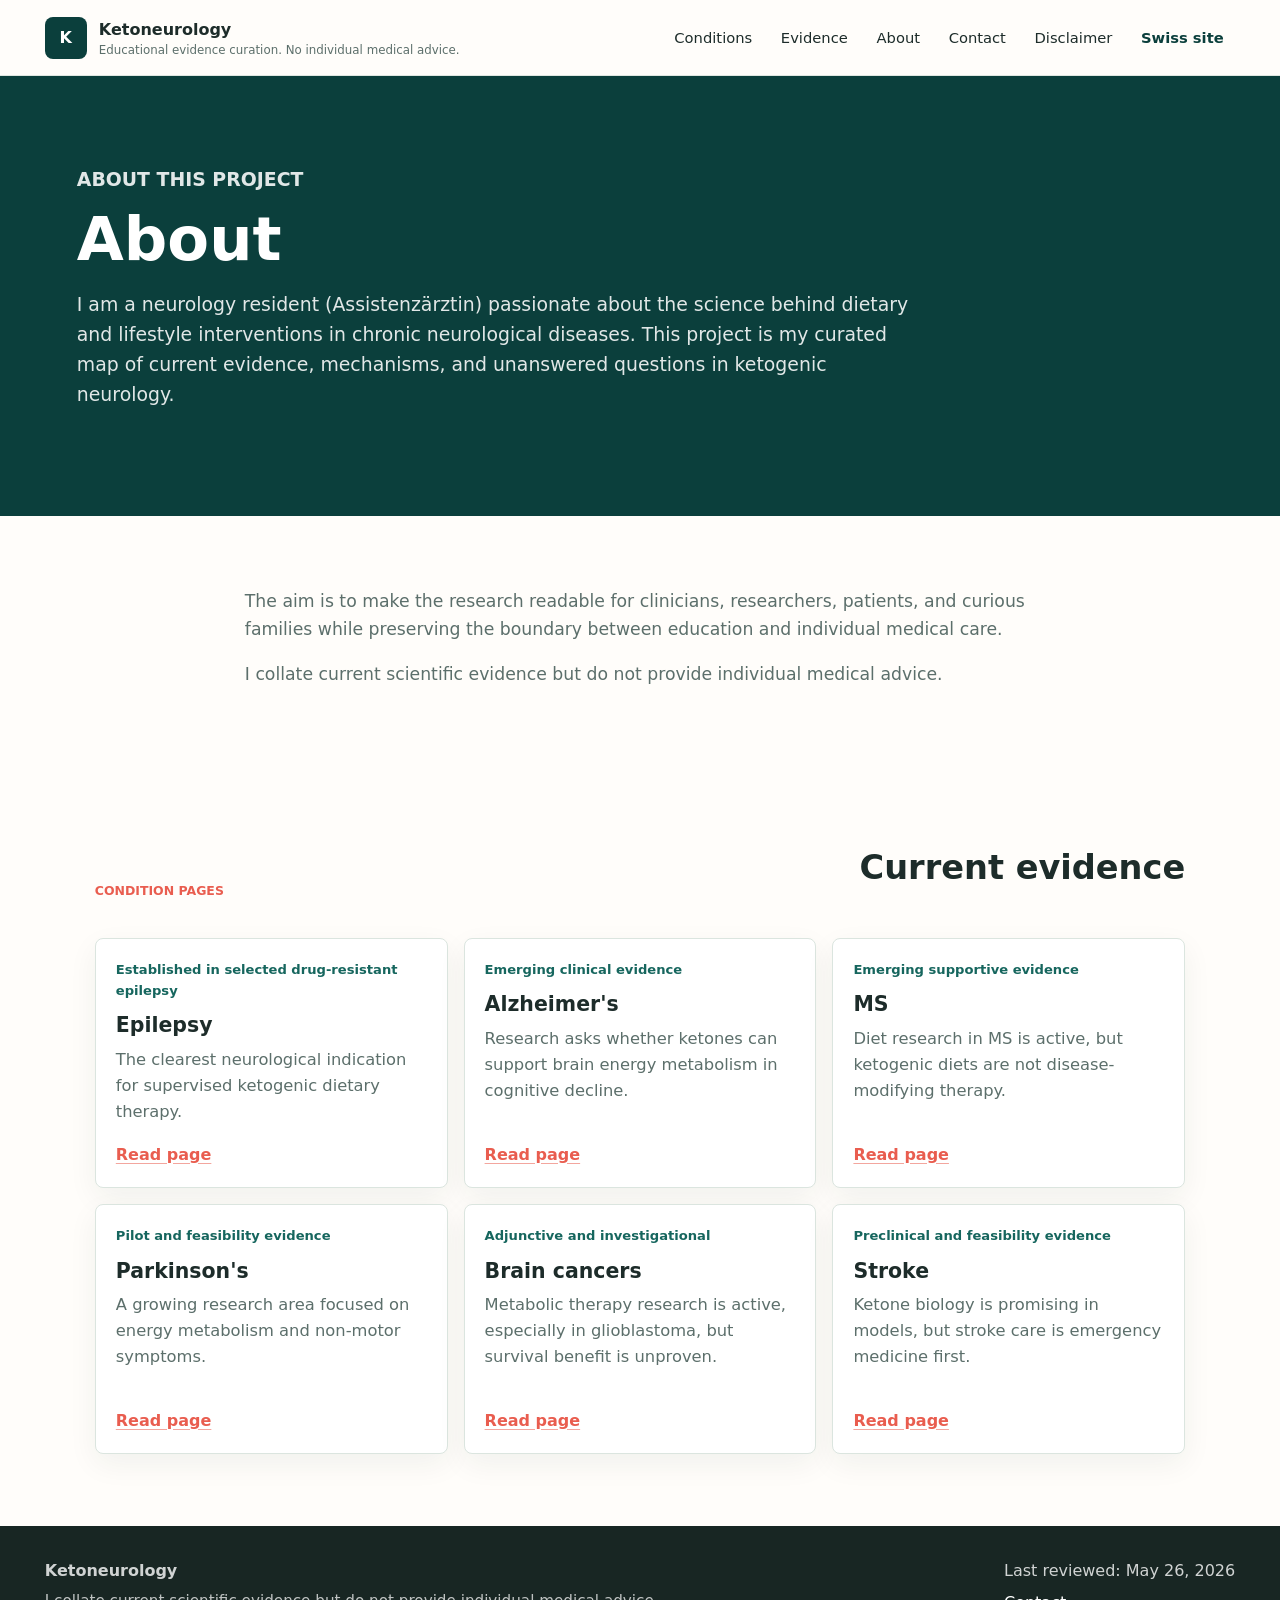
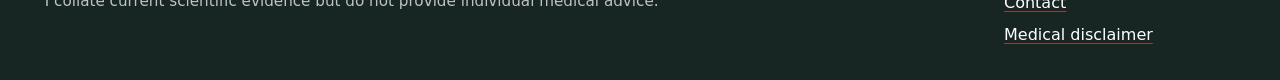
<file: about/index.html>
<!doctype html>
<html lang="en">
  <head>
    <meta charset="utf-8">
    <meta name="viewport" content="width=device-width, initial-scale=1">
    <title>About | Ketoneurology</title>
    <meta name="description" content="I am a neurology resident (Assistenzärztin) passionate about the science behind dietary and lifestyle interventions in chronic neurological diseases. This project is my curated map of current evidence, mechanisms, and unanswered questions in ketogenic neurology.">
    <link rel="canonical" href="https://ketoneurology.com/about/">
    <link rel="alternate" hreflang="en" href="https://ketoneurology.com/about/">
    <link rel="alternate" hreflang="x-default" href="https://ketoneurology.com/about/">
    <meta property="og:title" content="About | Ketoneurology">
    <meta property="og:description" content="I am a neurology resident (Assistenzärztin) passionate about the science behind dietary and lifestyle interventions in chronic neurological diseases. This project is my curated map of current evidence, mechanisms, and unanswered questions in ketogenic neurology.">
    <meta property="og:type" content="website">
    <meta property="og:url" content="https://ketoneurology.com/about/">
    <meta property="og:image" content="https://ketoneurology.com/assets/ketone-neurology-hero.png">
    <link rel="stylesheet" href="../assets/styles.css">
    <script type="application/ld+json">{"@context":"https://schema.org","@type":"WebPage","name":"About","description":"I am a neurology resident (Assistenzärztin) passionate about the science behind dietary and lifestyle interventions in chronic neurological diseases. This project is my curated map of current evidence, mechanisms, and unanswered questions in ketogenic neurology.","url":"https://ketoneurology.com/about/","inLanguage":"en","publisher":{"@type":"Organization","name":"Ketoneurology","url":"https://ketoneurology.com"},"about":"Ketoneurology"}</script>
  </head>
  <body>
    <a class="skip-link" href="#content">Skip to content</a>
    
    <header class="site-header">
      <a class="brand" href="../index.html" aria-label="Ketoneurology home">
        <span class="brand-mark" aria-hidden="true">K</span>
        <span>
          <strong>Ketoneurology</strong>
          <small>Educational evidence curation. No individual medical advice.</small>
        </span>
      </a>
      <button class="nav-toggle" type="button" data-nav-toggle aria-expanded="false" aria-label="Menu">
        <span aria-hidden="true"></span>
      </button>
      <nav class="main-nav" data-nav data-open="false" aria-label="Primary">
        <details class="condition-menu">
          <summary>Conditions</summary>
          <div class="condition-menu-panel"><a href="../epilepsy/index.html">Epilepsy</a><a href="../alzheimers/index.html">Alzheimer&#039;s</a><a href="../multiple-sclerosis/index.html">MS</a><a href="../parkinsons/index.html">Parkinson&#039;s</a><a href="../brain-cancers/index.html">Brain cancers</a><a href="../stroke/index.html">Stroke</a></div>
        </details>
        <a href="../evidence/index.html">Evidence</a>
        <a href="index.html">About</a>
        <a href="../contact/index.html">Contact</a>
        <a href="../disclaimer/index.html">Disclaimer</a>
        <a class="domain-link" href="https://ketoneurologie.ch/de/">Swiss site</a>
        
      </nav>
    </header>
    <main id="content">
      
    <section class="page-hero">
      <div>
        <p class="eyebrow">About this project</p>
        <h1>About</h1>
        <p>I am a neurology resident (Assistenzärztin) passionate about the science behind dietary and lifestyle interventions in chronic neurological diseases. This project is my curated map of current evidence, mechanisms, and unanswered questions in ketogenic neurology.</p>
      </div>
    </section>
    <section class="text-section">
      <p>The aim is to make the research readable for clinicians, researchers, patients, and curious families while preserving the boundary between education and individual medical care.</p>
      <p>I collate current scientific evidence but do not provide individual medical advice.</p>
    </section>
    <section class="condition-grid-section">
      <div class="section-heading">
        <p class="eyebrow">Condition pages</p>
        <h2>Current evidence</h2>
      </div>
      <div class="condition-grid">
        <article class="condition-card">
          <span>Established in selected drug-resistant epilepsy</span>
          <h3>Epilepsy</h3>
          <p>The clearest neurological indication for supervised ketogenic dietary therapy.</p>
          <a href="../epilepsy/index.html">Read page</a>
        </article>
        <article class="condition-card">
          <span>Emerging clinical evidence</span>
          <h3>Alzheimer&#039;s</h3>
          <p>Research asks whether ketones can support brain energy metabolism in cognitive decline.</p>
          <a href="../alzheimers/index.html">Read page</a>
        </article>
        <article class="condition-card">
          <span>Emerging supportive evidence</span>
          <h3>MS</h3>
          <p>Diet research in MS is active, but ketogenic diets are not disease-modifying therapy.</p>
          <a href="../multiple-sclerosis/index.html">Read page</a>
        </article>
        <article class="condition-card">
          <span>Pilot and feasibility evidence</span>
          <h3>Parkinson&#039;s</h3>
          <p>A growing research area focused on energy metabolism and non-motor symptoms.</p>
          <a href="../parkinsons/index.html">Read page</a>
        </article>
        <article class="condition-card">
          <span>Adjunctive and investigational</span>
          <h3>Brain cancers</h3>
          <p>Metabolic therapy research is active, especially in glioblastoma, but survival benefit is unproven.</p>
          <a href="../brain-cancers/index.html">Read page</a>
        </article>
        <article class="condition-card">
          <span>Preclinical and feasibility evidence</span>
          <h3>Stroke</h3>
          <p>Ketone biology is promising in models, but stroke care is emergency medicine first.</p>
          <a href="../stroke/index.html">Read page</a>
        </article></div>
    </section>
    </main>
    
    <footer class="site-footer">
      <div>
        <strong>Ketoneurology</strong>
        <p>I collate current scientific evidence but do not provide individual medical advice.</p>
      </div>
      <div>
        <span>Last reviewed: May 26, 2026</span>
        <a href="../contact/index.html">Contact</a>
        <a href="../disclaimer/index.html">Medical disclaimer</a>
      </div>
    </footer>
    <script src="../assets/site.js" defer></script>
    <!-- Cloudflare Web Analytics -->
    <script type="module" src="https://static.cloudflareinsights.com/beacon.min.js" data-cf-beacon='{"token":"18862752d2dc49919b27672a038da9ef"}'></script>
    <!-- End Cloudflare Web Analytics -->
  </body>
</html>
</file>
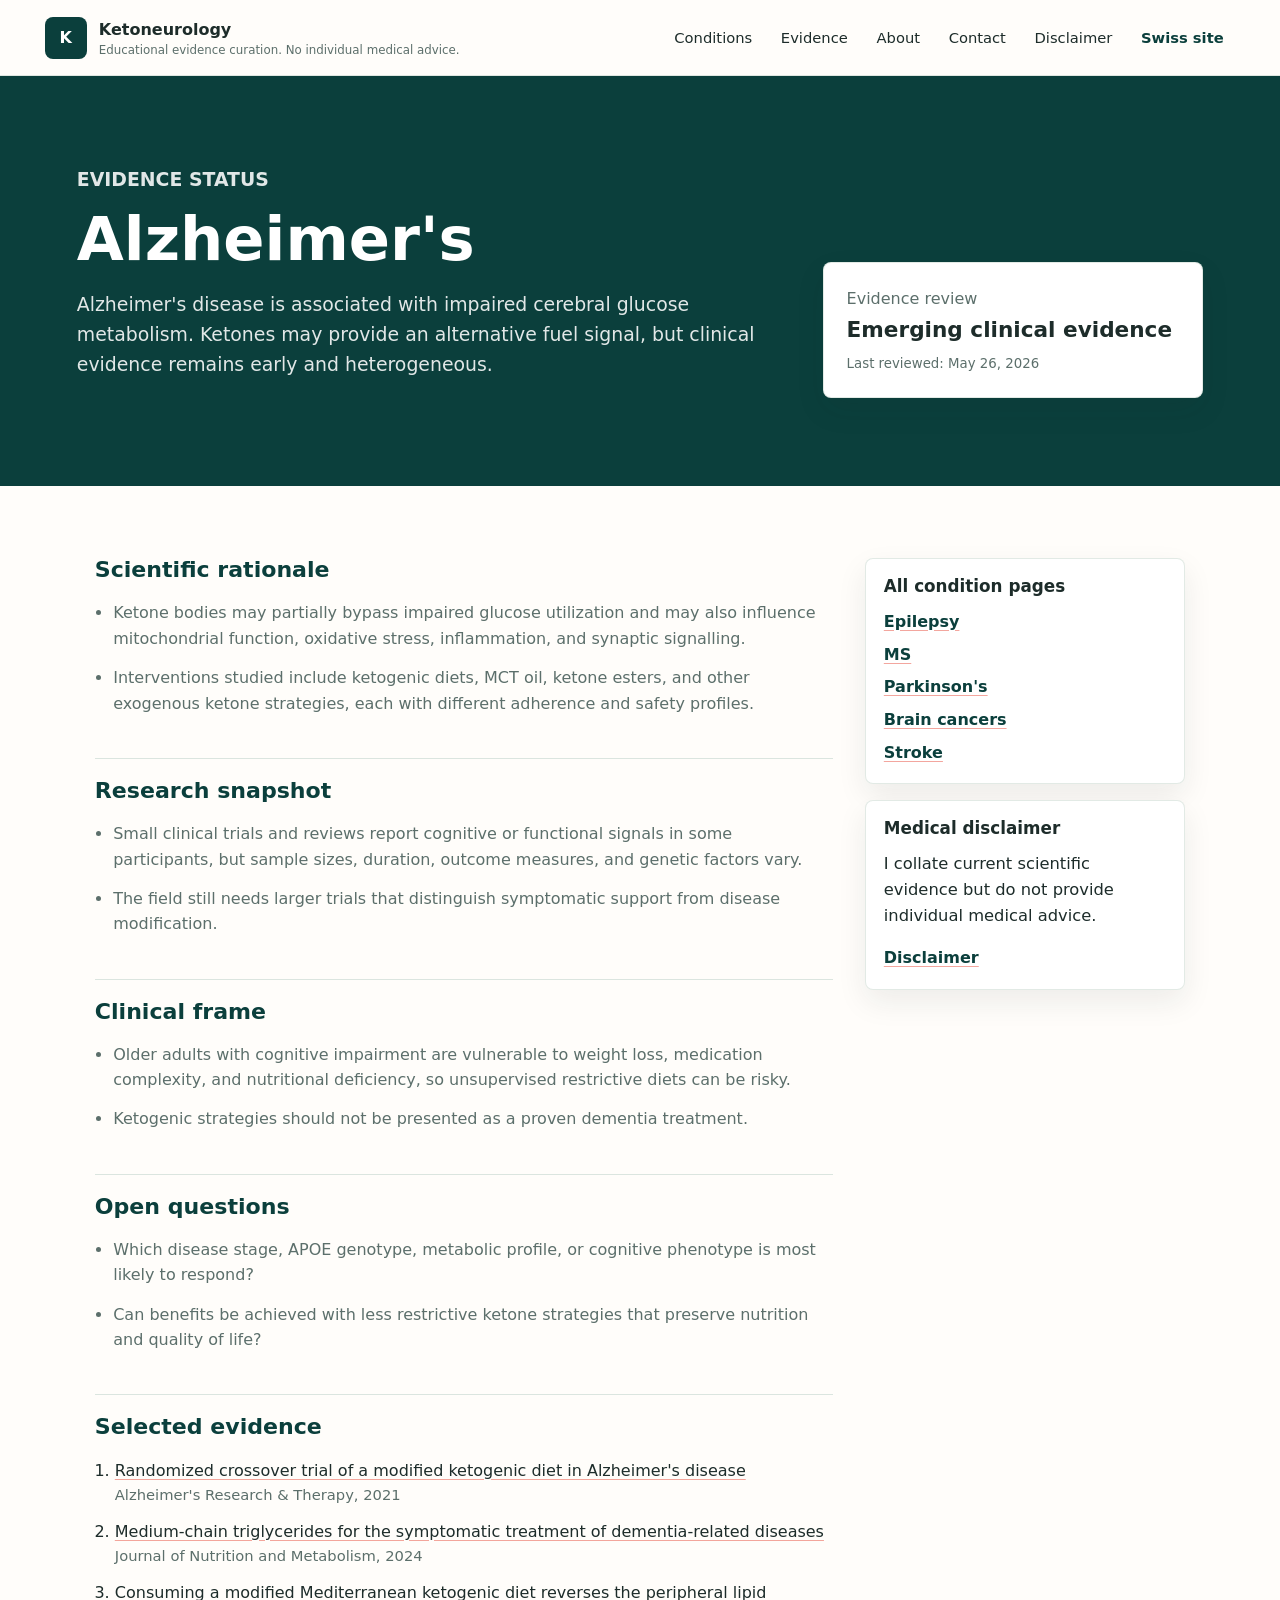
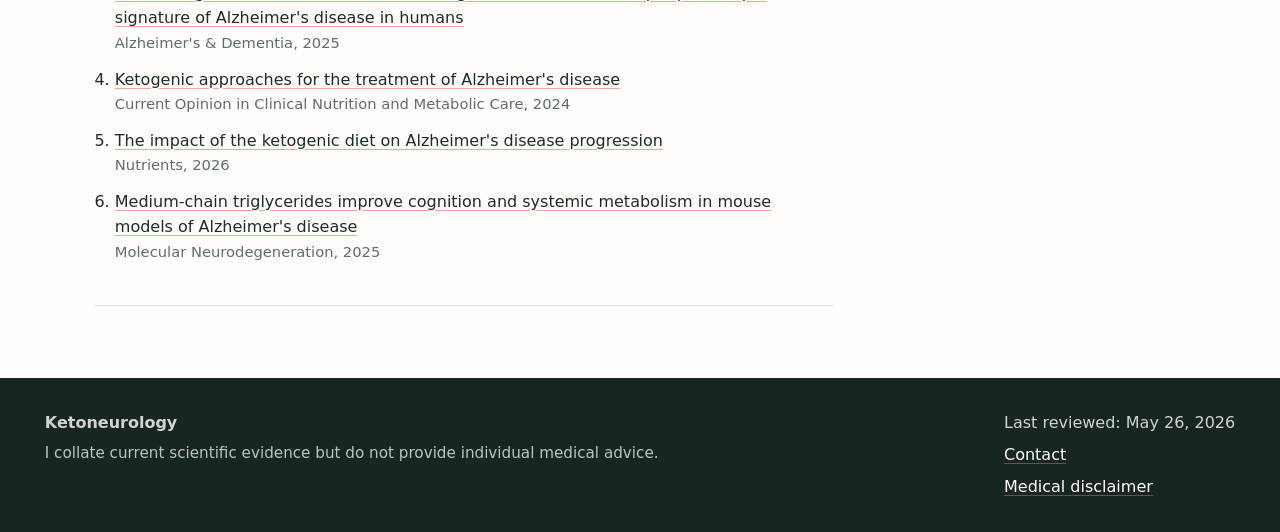
<file: alzheimers/index.html>
<!doctype html>
<html lang="en">
  <head>
    <meta charset="utf-8">
    <meta name="viewport" content="width=device-width, initial-scale=1">
    <title>Alzheimer&#039;s | Ketoneurology</title>
    <meta name="description" content="Research asks whether ketones can support brain energy metabolism in cognitive decline. Alzheimer&#039;s disease is associated with impaired cerebral glucose metabolism. Ketones may provide an alternative fuel signal, but clinical evidence remai">
    <link rel="canonical" href="https://ketoneurology.com/alzheimers/">
    <link rel="alternate" hreflang="en" href="https://ketoneurology.com/alzheimers/">
    <link rel="alternate" hreflang="x-default" href="https://ketoneurology.com/alzheimers/">
    <meta property="og:title" content="Alzheimer&#039;s | Ketoneurology">
    <meta property="og:description" content="Research asks whether ketones can support brain energy metabolism in cognitive decline. Alzheimer&#039;s disease is associated with impaired cerebral glucose metabolism. Ketones may provide an alternative fuel signal, but clinical evidence remai">
    <meta property="og:type" content="website">
    <meta property="og:url" content="https://ketoneurology.com/alzheimers/">
    <meta property="og:image" content="https://ketoneurology.com/assets/ketone-neurology-hero.png">
    <link rel="stylesheet" href="../assets/styles.css">
    <script type="application/ld+json">{"@context":"https://schema.org","@type":"MedicalWebPage","name":"Alzheimer's","description":"Research asks whether ketones can support brain energy metabolism in cognitive decline. Alzheimer's disease is associated with impaired cerebral glucose metabolism. Ketones may provide an alternative fuel signal, but clinical evidence remains early and heterogeneous.","url":"https://ketoneurology.com/alzheimers/","inLanguage":"en","publisher":{"@type":"Organization","name":"Ketoneurology","url":"https://ketoneurology.com"},"medicalAudience":"Clinician, researcher, patient education","about":"Alzheimer's"}</script>
  </head>
  <body>
    <a class="skip-link" href="#content">Skip to content</a>
    
    <header class="site-header">
      <a class="brand" href="../index.html" aria-label="Ketoneurology home">
        <span class="brand-mark" aria-hidden="true">K</span>
        <span>
          <strong>Ketoneurology</strong>
          <small>Educational evidence curation. No individual medical advice.</small>
        </span>
      </a>
      <button class="nav-toggle" type="button" data-nav-toggle aria-expanded="false" aria-label="Menu">
        <span aria-hidden="true"></span>
      </button>
      <nav class="main-nav" data-nav data-open="false" aria-label="Primary">
        <details class="condition-menu">
          <summary>Conditions</summary>
          <div class="condition-menu-panel"><a href="../epilepsy/index.html">Epilepsy</a><a href="index.html">Alzheimer&#039;s</a><a href="../multiple-sclerosis/index.html">MS</a><a href="../parkinsons/index.html">Parkinson&#039;s</a><a href="../brain-cancers/index.html">Brain cancers</a><a href="../stroke/index.html">Stroke</a></div>
        </details>
        <a href="../evidence/index.html">Evidence</a>
        <a href="../about/index.html">About</a>
        <a href="../contact/index.html">Contact</a>
        <a href="../disclaimer/index.html">Disclaimer</a>
        <a class="domain-link" href="https://ketoneurologie.ch/de/">Swiss site</a>
        
      </nav>
    </header>
    <main id="content">
      
    <section class="page-hero condition-hero">
      <div>
        <p class="eyebrow">Evidence status</p>
        <h1>Alzheimer&#039;s</h1>
        <p>Alzheimer&#039;s disease is associated with impaired cerebral glucose metabolism. Ketones may provide an alternative fuel signal, but clinical evidence remains early and heterogeneous.</p>
      </div>
      <aside>
        <span>Evidence review</span>
        <strong>Emerging clinical evidence</strong>
        <small>Last reviewed: May 26, 2026</small>
      </aside>
    </section>
    <section class="condition-layout">
      <article class="condition-content">
        <section class="content-block">
          <h2>Scientific rationale</h2>
          <ul class="evidence-list"><li>Ketone bodies may partially bypass impaired glucose utilization and may also influence mitochondrial function, oxidative stress, inflammation, and synaptic signalling.</li><li>Interventions studied include ketogenic diets, MCT oil, ketone esters, and other exogenous ketone strategies, each with different adherence and safety profiles.</li></ul>
        </section>
        <section class="content-block">
          <h2>Research snapshot</h2>
          <ul class="evidence-list"><li>Small clinical trials and reviews report cognitive or functional signals in some participants, but sample sizes, duration, outcome measures, and genetic factors vary.</li><li>The field still needs larger trials that distinguish symptomatic support from disease modification.</li></ul>
        </section>
        <section class="content-block">
          <h2>Clinical frame</h2>
          <ul class="evidence-list"><li>Older adults with cognitive impairment are vulnerable to weight loss, medication complexity, and nutritional deficiency, so unsupervised restrictive diets can be risky.</li><li>Ketogenic strategies should not be presented as a proven dementia treatment.</li></ul>
        </section>
        <section class="content-block">
          <h2>Open questions</h2>
          <ul class="evidence-list"><li>Which disease stage, APOE genotype, metabolic profile, or cognitive phenotype is most likely to respond?</li><li>Can benefits be achieved with less restrictive ketone strategies that preserve nutrition and quality of life?</li></ul>
        </section>
        <section class="references-block">
          <h2>Selected evidence</h2>
          <ol>
        <li>
          <a href="https://pubmed.ncbi.nlm.nih.gov/33622392/">Randomized crossover trial of a modified ketogenic diet in Alzheimer&#039;s disease</a>
          <span>Alzheimer&#039;s Research &amp; Therapy, 2021</span>
        </li>
        <li>
          <a href="https://pubmed.ncbi.nlm.nih.gov/38715705/">Medium-chain triglycerides for the symptomatic treatment of dementia-related diseases</a>
          <span>Journal of Nutrition and Metabolism, 2024</span>
        </li>
        <li>
          <a href="https://pubmed.ncbi.nlm.nih.gov/39779882/">Consuming a modified Mediterranean ketogenic diet reverses the peripheral lipid signature of Alzheimer&#039;s disease in humans</a>
          <span>Alzheimer&#039;s &amp; Dementia, 2025</span>
        </li>
        <li>
          <a href="https://pubmed.ncbi.nlm.nih.gov/39422952/">Ketogenic approaches for the treatment of Alzheimer&#039;s disease</a>
          <span>Current Opinion in Clinical Nutrition and Metabolic Care, 2024</span>
        </li>
        <li>
          <a href="https://pubmed.ncbi.nlm.nih.gov/41593839/">The impact of the ketogenic diet on Alzheimer&#039;s disease progression</a>
          <span>Nutrients, 2026</span>
        </li>
        <li>
          <a href="https://pubmed.ncbi.nlm.nih.gov/40794774/">Medium-chain triglycerides improve cognition and systemic metabolism in mouse models of Alzheimer&#039;s disease</a>
          <span>Molecular Neurodegeneration, 2025</span>
        </li></ol>
        </section>
      </article>
      <aside class="side-panel">
        <div>
          <h2>All condition pages</h2>
          <nav><a href="../epilepsy/index.html">Epilepsy</a><a href="../multiple-sclerosis/index.html">MS</a><a href="../parkinsons/index.html">Parkinson&#039;s</a><a href="../brain-cancers/index.html">Brain cancers</a><a href="../stroke/index.html">Stroke</a></nav>
        </div>
        <div>
          <h2>Medical disclaimer</h2>
          <p>I collate current scientific evidence but do not provide individual medical advice.</p>
          <a href="../disclaimer/index.html">Disclaimer</a>
        </div>
      </aside>
    </section>
    </main>
    
    <footer class="site-footer">
      <div>
        <strong>Ketoneurology</strong>
        <p>I collate current scientific evidence but do not provide individual medical advice.</p>
      </div>
      <div>
        <span>Last reviewed: May 26, 2026</span>
        <a href="../contact/index.html">Contact</a>
        <a href="../disclaimer/index.html">Medical disclaimer</a>
      </div>
    </footer>
    <script src="../assets/site.js" defer></script>
    <!-- Cloudflare Web Analytics -->
    <script type="module" src="https://static.cloudflareinsights.com/beacon.min.js" data-cf-beacon='{"token":"18862752d2dc49919b27672a038da9ef"}'></script>
    <!-- End Cloudflare Web Analytics -->
  </body>
</html>
</file>
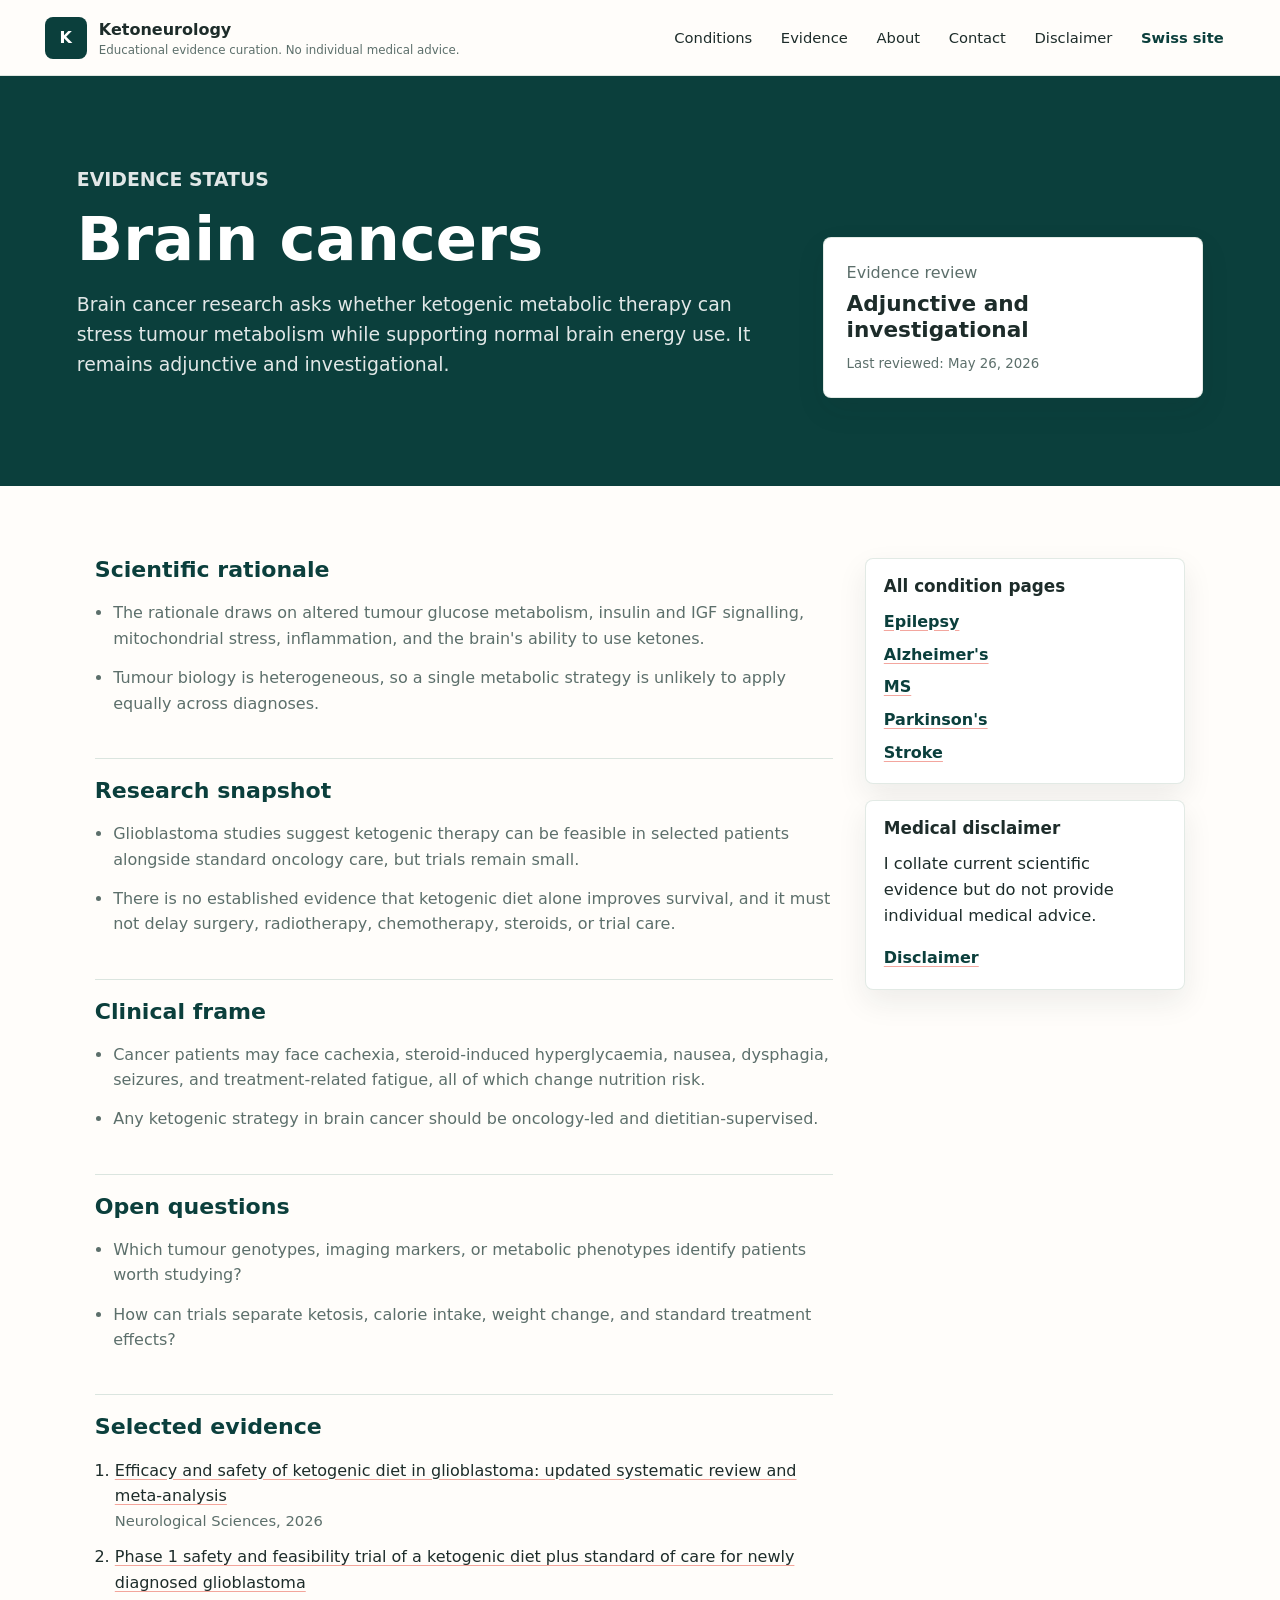
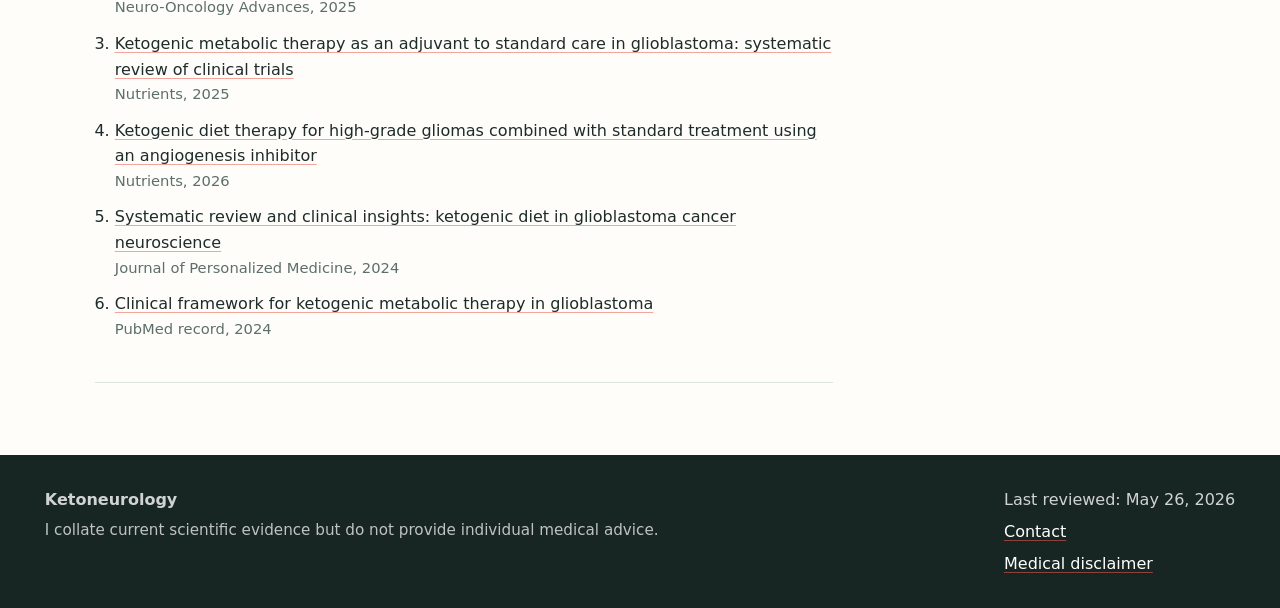
<file: brain-cancers/index.html>
<!doctype html>
<html lang="en">
  <head>
    <meta charset="utf-8">
    <meta name="viewport" content="width=device-width, initial-scale=1">
    <title>Brain cancers | Ketoneurology</title>
    <meta name="description" content="Metabolic therapy research is active, especially in glioblastoma, but survival benefit is unproven. Brain cancer research asks whether ketogenic metabolic therapy can stress tumour metabolism while supporting normal brain energy use. It rem">
    <link rel="canonical" href="https://ketoneurology.com/brain-cancers/">
    <link rel="alternate" hreflang="en" href="https://ketoneurology.com/brain-cancers/">
    <link rel="alternate" hreflang="x-default" href="https://ketoneurology.com/brain-cancers/">
    <meta property="og:title" content="Brain cancers | Ketoneurology">
    <meta property="og:description" content="Metabolic therapy research is active, especially in glioblastoma, but survival benefit is unproven. Brain cancer research asks whether ketogenic metabolic therapy can stress tumour metabolism while supporting normal brain energy use. It rem">
    <meta property="og:type" content="website">
    <meta property="og:url" content="https://ketoneurology.com/brain-cancers/">
    <meta property="og:image" content="https://ketoneurology.com/assets/ketone-neurology-hero.png">
    <link rel="stylesheet" href="../assets/styles.css">
    <script type="application/ld+json">{"@context":"https://schema.org","@type":"MedicalWebPage","name":"Brain cancers","description":"Metabolic therapy research is active, especially in glioblastoma, but survival benefit is unproven. Brain cancer research asks whether ketogenic metabolic therapy can stress tumour metabolism while supporting normal brain energy use. It remains adjunctive and investigational.","url":"https://ketoneurology.com/brain-cancers/","inLanguage":"en","publisher":{"@type":"Organization","name":"Ketoneurology","url":"https://ketoneurology.com"},"medicalAudience":"Clinician, researcher, patient education","about":"Brain cancers"}</script>
  </head>
  <body>
    <a class="skip-link" href="#content">Skip to content</a>
    
    <header class="site-header">
      <a class="brand" href="../index.html" aria-label="Ketoneurology home">
        <span class="brand-mark" aria-hidden="true">K</span>
        <span>
          <strong>Ketoneurology</strong>
          <small>Educational evidence curation. No individual medical advice.</small>
        </span>
      </a>
      <button class="nav-toggle" type="button" data-nav-toggle aria-expanded="false" aria-label="Menu">
        <span aria-hidden="true"></span>
      </button>
      <nav class="main-nav" data-nav data-open="false" aria-label="Primary">
        <details class="condition-menu">
          <summary>Conditions</summary>
          <div class="condition-menu-panel"><a href="../epilepsy/index.html">Epilepsy</a><a href="../alzheimers/index.html">Alzheimer&#039;s</a><a href="../multiple-sclerosis/index.html">MS</a><a href="../parkinsons/index.html">Parkinson&#039;s</a><a href="index.html">Brain cancers</a><a href="../stroke/index.html">Stroke</a></div>
        </details>
        <a href="../evidence/index.html">Evidence</a>
        <a href="../about/index.html">About</a>
        <a href="../contact/index.html">Contact</a>
        <a href="../disclaimer/index.html">Disclaimer</a>
        <a class="domain-link" href="https://ketoneurologie.ch/de/">Swiss site</a>
        
      </nav>
    </header>
    <main id="content">
      
    <section class="page-hero condition-hero">
      <div>
        <p class="eyebrow">Evidence status</p>
        <h1>Brain cancers</h1>
        <p>Brain cancer research asks whether ketogenic metabolic therapy can stress tumour metabolism while supporting normal brain energy use. It remains adjunctive and investigational.</p>
      </div>
      <aside>
        <span>Evidence review</span>
        <strong>Adjunctive and investigational</strong>
        <small>Last reviewed: May 26, 2026</small>
      </aside>
    </section>
    <section class="condition-layout">
      <article class="condition-content">
        <section class="content-block">
          <h2>Scientific rationale</h2>
          <ul class="evidence-list"><li>The rationale draws on altered tumour glucose metabolism, insulin and IGF signalling, mitochondrial stress, inflammation, and the brain&#039;s ability to use ketones.</li><li>Tumour biology is heterogeneous, so a single metabolic strategy is unlikely to apply equally across diagnoses.</li></ul>
        </section>
        <section class="content-block">
          <h2>Research snapshot</h2>
          <ul class="evidence-list"><li>Glioblastoma studies suggest ketogenic therapy can be feasible in selected patients alongside standard oncology care, but trials remain small.</li><li>There is no established evidence that ketogenic diet alone improves survival, and it must not delay surgery, radiotherapy, chemotherapy, steroids, or trial care.</li></ul>
        </section>
        <section class="content-block">
          <h2>Clinical frame</h2>
          <ul class="evidence-list"><li>Cancer patients may face cachexia, steroid-induced hyperglycaemia, nausea, dysphagia, seizures, and treatment-related fatigue, all of which change nutrition risk.</li><li>Any ketogenic strategy in brain cancer should be oncology-led and dietitian-supervised.</li></ul>
        </section>
        <section class="content-block">
          <h2>Open questions</h2>
          <ul class="evidence-list"><li>Which tumour genotypes, imaging markers, or metabolic phenotypes identify patients worth studying?</li><li>How can trials separate ketosis, calorie intake, weight change, and standard treatment effects?</li></ul>
        </section>
        <section class="references-block">
          <h2>Selected evidence</h2>
          <ol>
        <li>
          <a href="https://pubmed.ncbi.nlm.nih.gov/42032215/">Efficacy and safety of ketogenic diet in glioblastoma: updated systematic review and meta-analysis</a>
          <span>Neurological Sciences, 2026</span>
        </li>
        <li>
          <a href="https://pubmed.ncbi.nlm.nih.gov/40595067/">Phase 1 safety and feasibility trial of a ketogenic diet plus standard of care for newly diagnosed glioblastoma</a>
          <span>Neuro-Oncology Advances, 2025</span>
        </li>
        <li>
          <a href="https://pubmed.ncbi.nlm.nih.gov/41379280/">Ketogenic metabolic therapy as an adjuvant to standard care in glioblastoma: systematic review of clinical trials</a>
          <span>Nutrients, 2025</span>
        </li>
        <li>
          <a href="https://pubmed.ncbi.nlm.nih.gov/41727338/">Ketogenic diet therapy for high-grade gliomas combined with standard treatment using an angiogenesis inhibitor</a>
          <span>Nutrients, 2026</span>
        </li>
        <li>
          <a href="https://pubmed.ncbi.nlm.nih.gov/39338183/">Systematic review and clinical insights: ketogenic diet in glioblastoma cancer neuroscience</a>
          <span>Journal of Personalized Medicine, 2024</span>
        </li>
        <li>
          <a href="https://pubmed.ncbi.nlm.nih.gov/39639257/">Clinical framework for ketogenic metabolic therapy in glioblastoma</a>
          <span>PubMed record, 2024</span>
        </li></ol>
        </section>
      </article>
      <aside class="side-panel">
        <div>
          <h2>All condition pages</h2>
          <nav><a href="../epilepsy/index.html">Epilepsy</a><a href="../alzheimers/index.html">Alzheimer&#039;s</a><a href="../multiple-sclerosis/index.html">MS</a><a href="../parkinsons/index.html">Parkinson&#039;s</a><a href="../stroke/index.html">Stroke</a></nav>
        </div>
        <div>
          <h2>Medical disclaimer</h2>
          <p>I collate current scientific evidence but do not provide individual medical advice.</p>
          <a href="../disclaimer/index.html">Disclaimer</a>
        </div>
      </aside>
    </section>
    </main>
    
    <footer class="site-footer">
      <div>
        <strong>Ketoneurology</strong>
        <p>I collate current scientific evidence but do not provide individual medical advice.</p>
      </div>
      <div>
        <span>Last reviewed: May 26, 2026</span>
        <a href="../contact/index.html">Contact</a>
        <a href="../disclaimer/index.html">Medical disclaimer</a>
      </div>
    </footer>
    <script src="../assets/site.js" defer></script>
    <!-- Cloudflare Web Analytics -->
    <script type="module" src="https://static.cloudflareinsights.com/beacon.min.js" data-cf-beacon='{"token":"18862752d2dc49919b27672a038da9ef"}'></script>
    <!-- End Cloudflare Web Analytics -->
  </body>
</html>
</file>
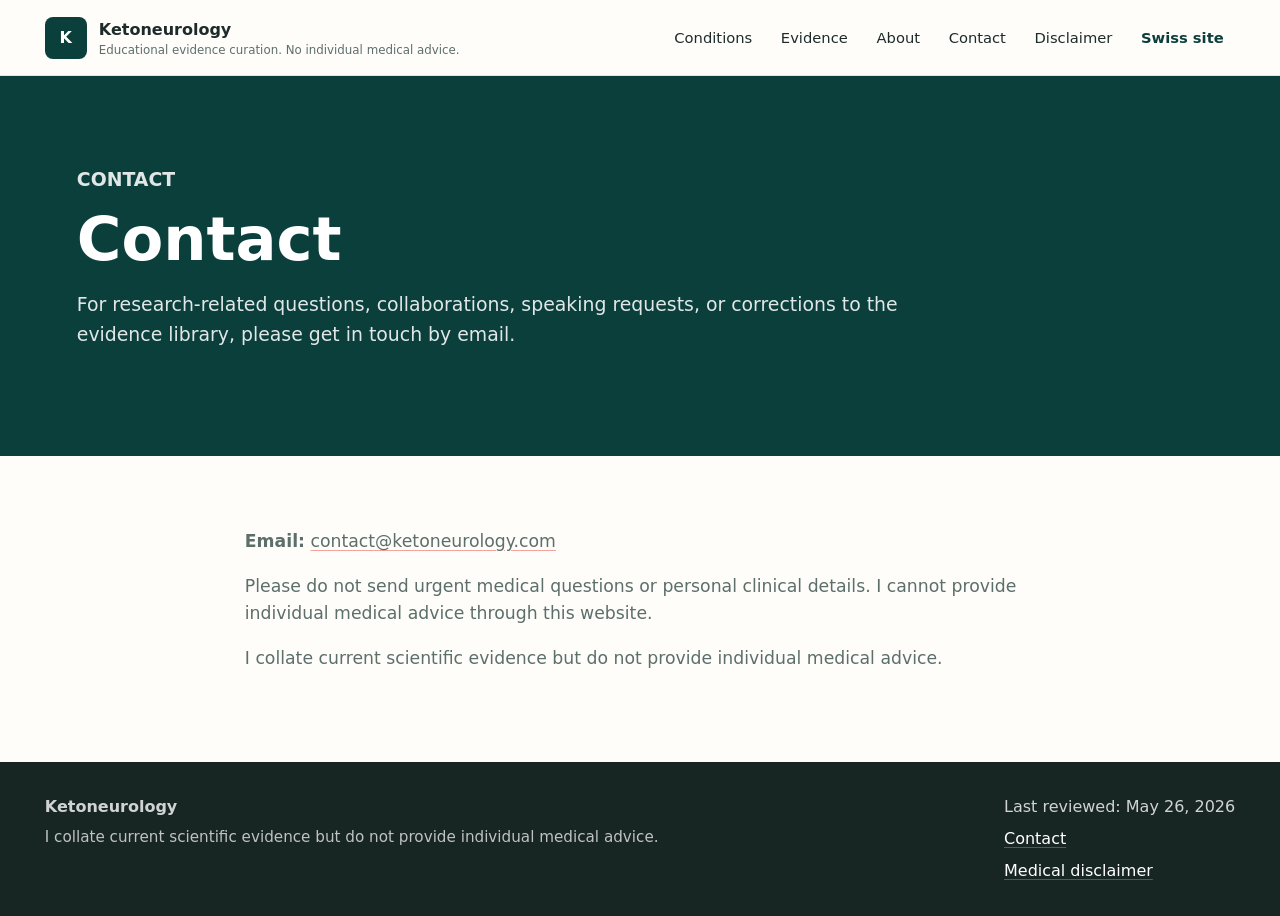
<file: contact/index.html>
<!doctype html>
<html lang="en">
  <head>
    <meta charset="utf-8">
    <meta name="viewport" content="width=device-width, initial-scale=1">
    <title>Contact | Ketoneurology</title>
    <meta name="description" content="For research-related questions, collaborations, speaking requests, or corrections to the evidence library, please get in touch by email.">
    <link rel="canonical" href="https://ketoneurology.com/contact/">
    <link rel="alternate" hreflang="en" href="https://ketoneurology.com/contact/">
    <link rel="alternate" hreflang="x-default" href="https://ketoneurology.com/contact/">
    <meta property="og:title" content="Contact | Ketoneurology">
    <meta property="og:description" content="For research-related questions, collaborations, speaking requests, or corrections to the evidence library, please get in touch by email.">
    <meta property="og:type" content="website">
    <meta property="og:url" content="https://ketoneurology.com/contact/">
    <meta property="og:image" content="https://ketoneurology.com/assets/ketone-neurology-hero.png">
    <link rel="stylesheet" href="../assets/styles.css">
    <script type="application/ld+json">{"@context":"https://schema.org","@type":"WebPage","name":"Contact","description":"For research-related questions, collaborations, speaking requests, or corrections to the evidence library, please get in touch by email.","url":"https://ketoneurology.com/contact/","inLanguage":"en","publisher":{"@type":"Organization","name":"Ketoneurology","url":"https://ketoneurology.com"},"about":"Ketoneurology"}</script>
  </head>
  <body>
    <a class="skip-link" href="#content">Skip to content</a>
    
    <header class="site-header">
      <a class="brand" href="../index.html" aria-label="Ketoneurology home">
        <span class="brand-mark" aria-hidden="true">K</span>
        <span>
          <strong>Ketoneurology</strong>
          <small>Educational evidence curation. No individual medical advice.</small>
        </span>
      </a>
      <button class="nav-toggle" type="button" data-nav-toggle aria-expanded="false" aria-label="Menu">
        <span aria-hidden="true"></span>
      </button>
      <nav class="main-nav" data-nav data-open="false" aria-label="Primary">
        <details class="condition-menu">
          <summary>Conditions</summary>
          <div class="condition-menu-panel"><a href="../epilepsy/index.html">Epilepsy</a><a href="../alzheimers/index.html">Alzheimer&#039;s</a><a href="../multiple-sclerosis/index.html">MS</a><a href="../parkinsons/index.html">Parkinson&#039;s</a><a href="../brain-cancers/index.html">Brain cancers</a><a href="../stroke/index.html">Stroke</a></div>
        </details>
        <a href="../evidence/index.html">Evidence</a>
        <a href="../about/index.html">About</a>
        <a href="index.html">Contact</a>
        <a href="../disclaimer/index.html">Disclaimer</a>
        <a class="domain-link" href="https://ketoneurologie.ch/de/">Swiss site</a>
        
      </nav>
    </header>
    <main id="content">
      
    <section class="page-hero">
      <div>
        <p class="eyebrow">Contact</p>
        <h1>Contact</h1>
        <p>For research-related questions, collaborations, speaking requests, or corrections to the evidence library, please get in touch by email.</p>
      </div>
    </section>
    <section class="text-section contact-section">
      <p><strong>Email:</strong> <a href="mailto:contact@ketoneurology.com">contact@ketoneurology.com</a></p>
      <p>Please do not send urgent medical questions or personal clinical details. I cannot provide individual medical advice through this website.</p>
      <p>I collate current scientific evidence but do not provide individual medical advice.</p>
    </section>
    </main>
    
    <footer class="site-footer">
      <div>
        <strong>Ketoneurology</strong>
        <p>I collate current scientific evidence but do not provide individual medical advice.</p>
      </div>
      <div>
        <span>Last reviewed: May 26, 2026</span>
        <a href="index.html">Contact</a>
        <a href="../disclaimer/index.html">Medical disclaimer</a>
      </div>
    </footer>
    <script src="../assets/site.js" defer></script>
    <!-- Cloudflare Web Analytics -->
    <script type="module" src="https://static.cloudflareinsights.com/beacon.min.js" data-cf-beacon='{"token":"18862752d2dc49919b27672a038da9ef"}'></script>
    <!-- End Cloudflare Web Analytics -->
  </body>
</html>
</file>
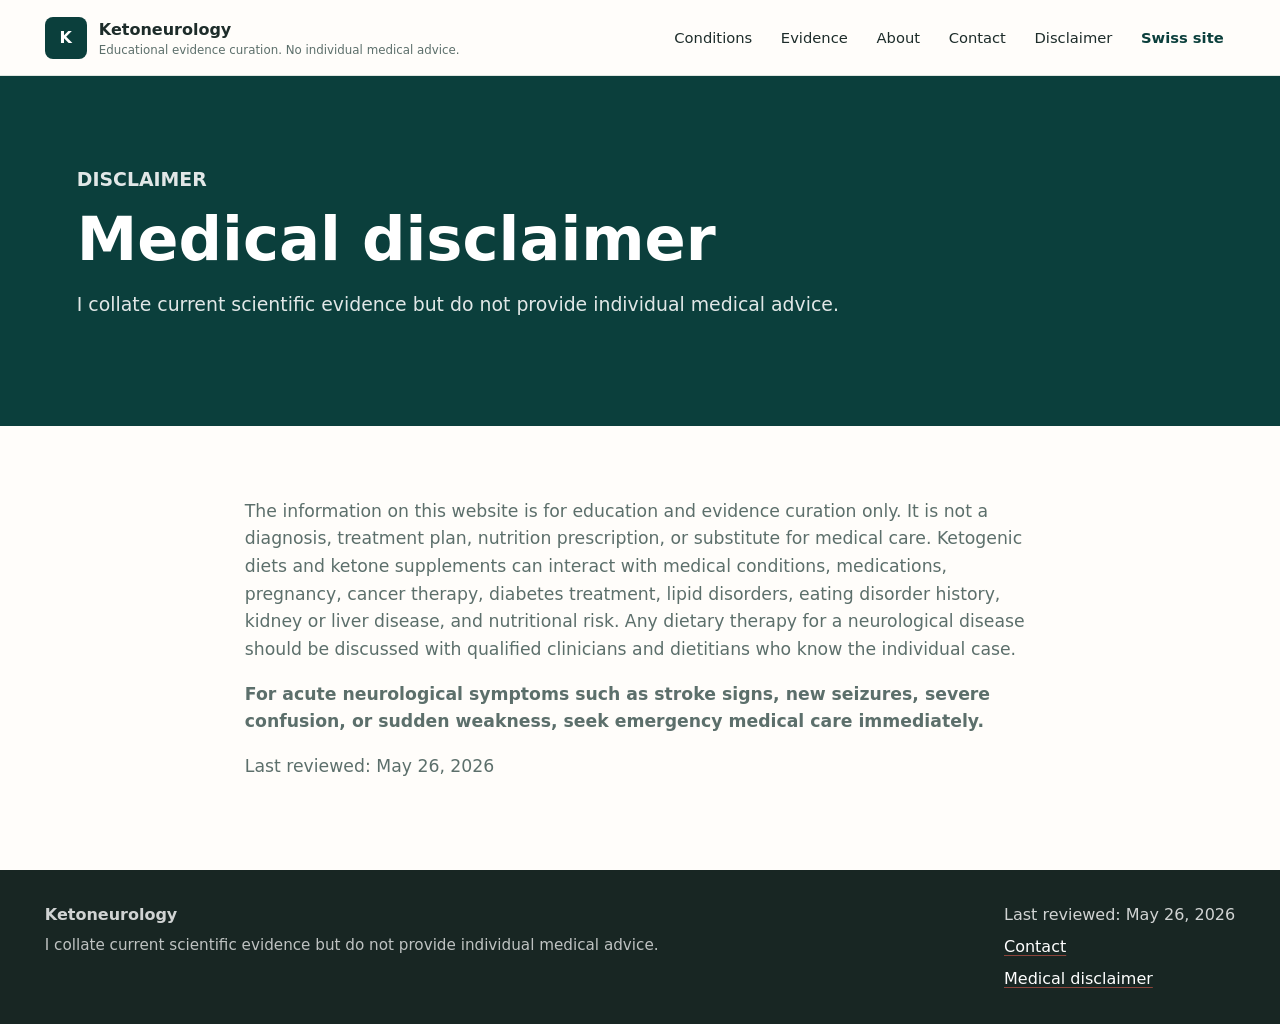
<file: disclaimer/index.html>
<!doctype html>
<html lang="en">
  <head>
    <meta charset="utf-8">
    <meta name="viewport" content="width=device-width, initial-scale=1">
    <title>Medical disclaimer | Ketoneurology</title>
    <meta name="description" content="I collate current scientific evidence but do not provide individual medical advice.">
    <link rel="canonical" href="https://ketoneurology.com/disclaimer/">
    <link rel="alternate" hreflang="en" href="https://ketoneurology.com/disclaimer/">
    <link rel="alternate" hreflang="x-default" href="https://ketoneurology.com/disclaimer/">
    <meta property="og:title" content="Medical disclaimer | Ketoneurology">
    <meta property="og:description" content="I collate current scientific evidence but do not provide individual medical advice.">
    <meta property="og:type" content="website">
    <meta property="og:url" content="https://ketoneurology.com/disclaimer/">
    <meta property="og:image" content="https://ketoneurology.com/assets/ketone-neurology-hero.png">
    <link rel="stylesheet" href="../assets/styles.css">
    <script type="application/ld+json">{"@context":"https://schema.org","@type":"WebPage","name":"Medical disclaimer","description":"I collate current scientific evidence but do not provide individual medical advice.","url":"https://ketoneurology.com/disclaimer/","inLanguage":"en","publisher":{"@type":"Organization","name":"Ketoneurology","url":"https://ketoneurology.com"},"about":"Ketoneurology"}</script>
  </head>
  <body>
    <a class="skip-link" href="#content">Skip to content</a>
    
    <header class="site-header">
      <a class="brand" href="../index.html" aria-label="Ketoneurology home">
        <span class="brand-mark" aria-hidden="true">K</span>
        <span>
          <strong>Ketoneurology</strong>
          <small>Educational evidence curation. No individual medical advice.</small>
        </span>
      </a>
      <button class="nav-toggle" type="button" data-nav-toggle aria-expanded="false" aria-label="Menu">
        <span aria-hidden="true"></span>
      </button>
      <nav class="main-nav" data-nav data-open="false" aria-label="Primary">
        <details class="condition-menu">
          <summary>Conditions</summary>
          <div class="condition-menu-panel"><a href="../epilepsy/index.html">Epilepsy</a><a href="../alzheimers/index.html">Alzheimer&#039;s</a><a href="../multiple-sclerosis/index.html">MS</a><a href="../parkinsons/index.html">Parkinson&#039;s</a><a href="../brain-cancers/index.html">Brain cancers</a><a href="../stroke/index.html">Stroke</a></div>
        </details>
        <a href="../evidence/index.html">Evidence</a>
        <a href="../about/index.html">About</a>
        <a href="../contact/index.html">Contact</a>
        <a href="index.html">Disclaimer</a>
        <a class="domain-link" href="https://ketoneurologie.ch/de/">Swiss site</a>
        
      </nav>
    </header>
    <main id="content">
      
    <section class="page-hero">
      <div>
        <p class="eyebrow">Disclaimer</p>
        <h1>Medical disclaimer</h1>
        <p>I collate current scientific evidence but do not provide individual medical advice.</p>
      </div>
    </section>
    <section class="text-section">
      <p>The information on this website is for education and evidence curation only. It is not a diagnosis, treatment plan, nutrition prescription, or substitute for medical care. Ketogenic diets and ketone supplements can interact with medical conditions, medications, pregnancy, cancer therapy, diabetes treatment, lipid disorders, eating disorder history, kidney or liver disease, and nutritional risk. Any dietary therapy for a neurological disease should be discussed with qualified clinicians and dietitians who know the individual case.</p>
      <p><strong>For acute neurological symptoms such as stroke signs, new seizures, severe confusion, or sudden weakness, seek emergency medical care immediately.</strong></p>
      <p>Last reviewed: May 26, 2026</p>
    </section>
    </main>
    
    <footer class="site-footer">
      <div>
        <strong>Ketoneurology</strong>
        <p>I collate current scientific evidence but do not provide individual medical advice.</p>
      </div>
      <div>
        <span>Last reviewed: May 26, 2026</span>
        <a href="../contact/index.html">Contact</a>
        <a href="index.html">Medical disclaimer</a>
      </div>
    </footer>
    <script src="../assets/site.js" defer></script>
    <!-- Cloudflare Web Analytics -->
    <script type="module" src="https://static.cloudflareinsights.com/beacon.min.js" data-cf-beacon='{"token":"18862752d2dc49919b27672a038da9ef"}'></script>
    <!-- End Cloudflare Web Analytics -->
  </body>
</html>
</file>
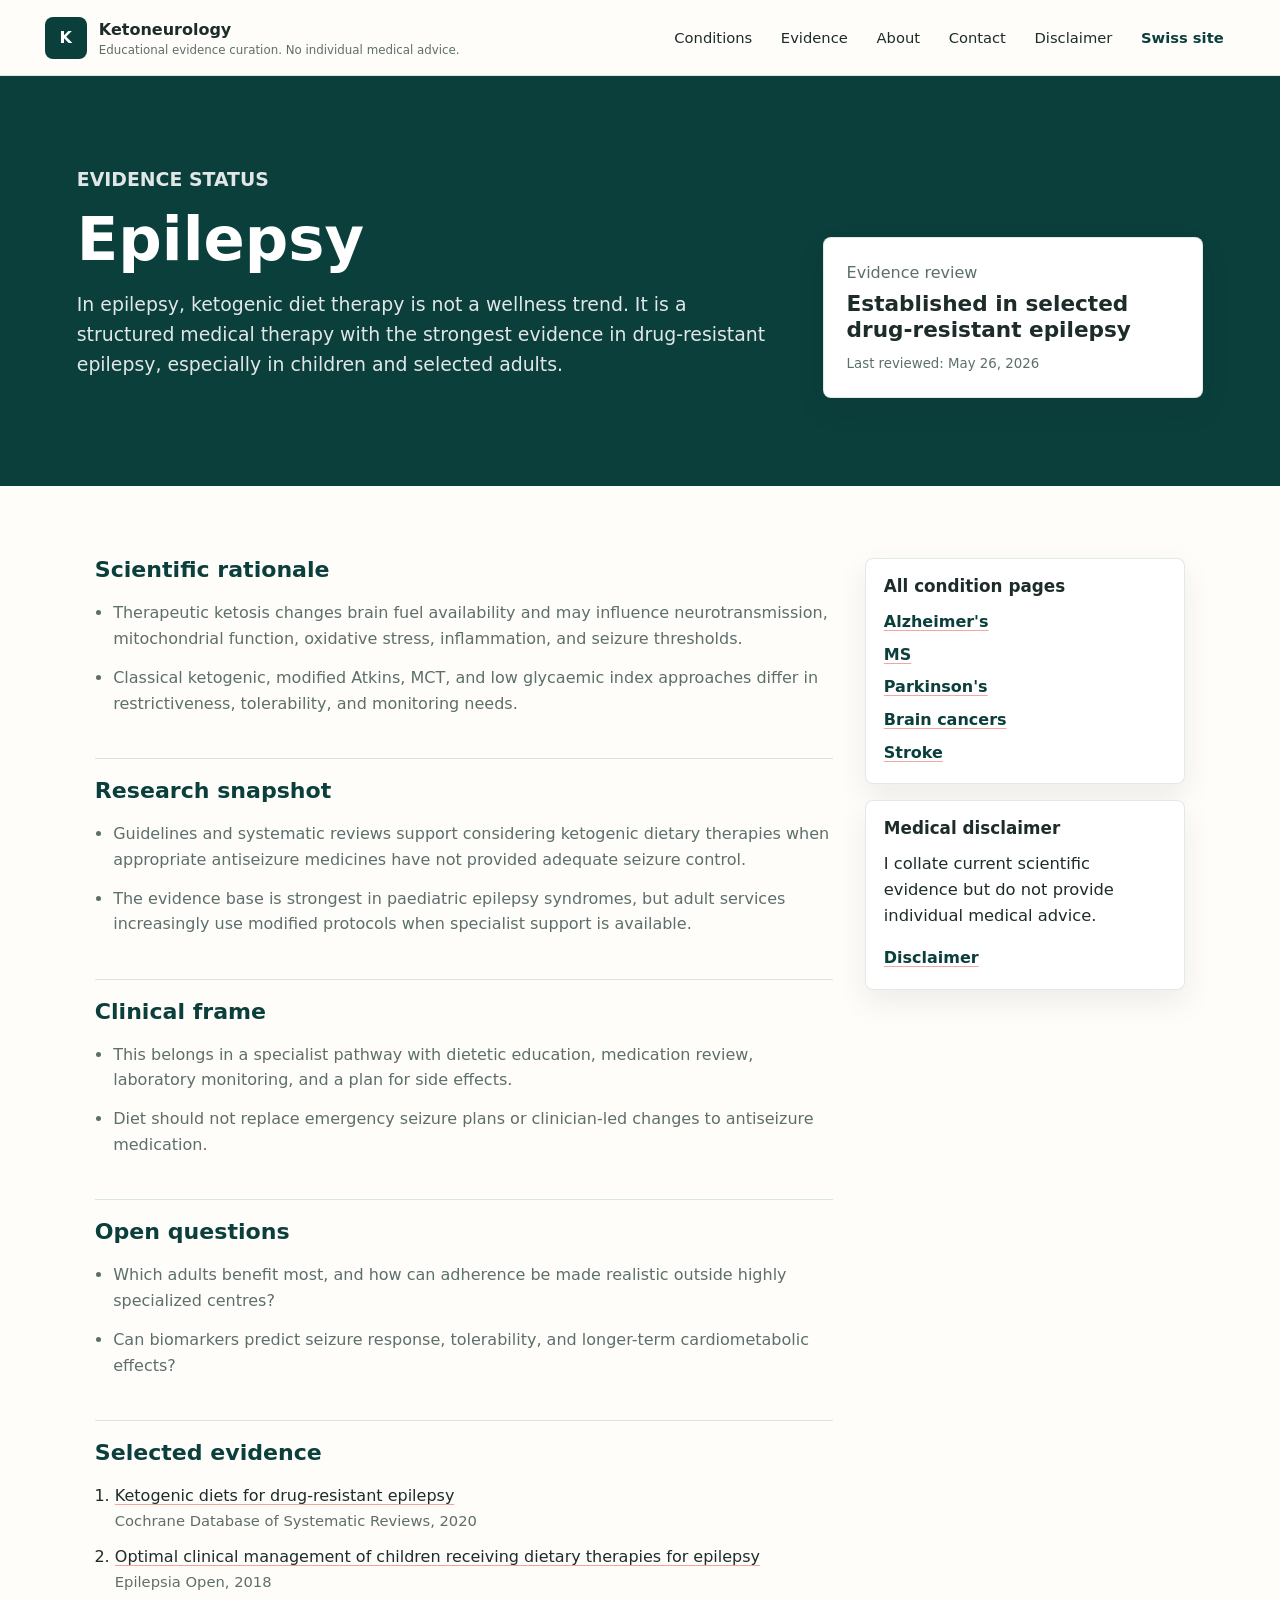
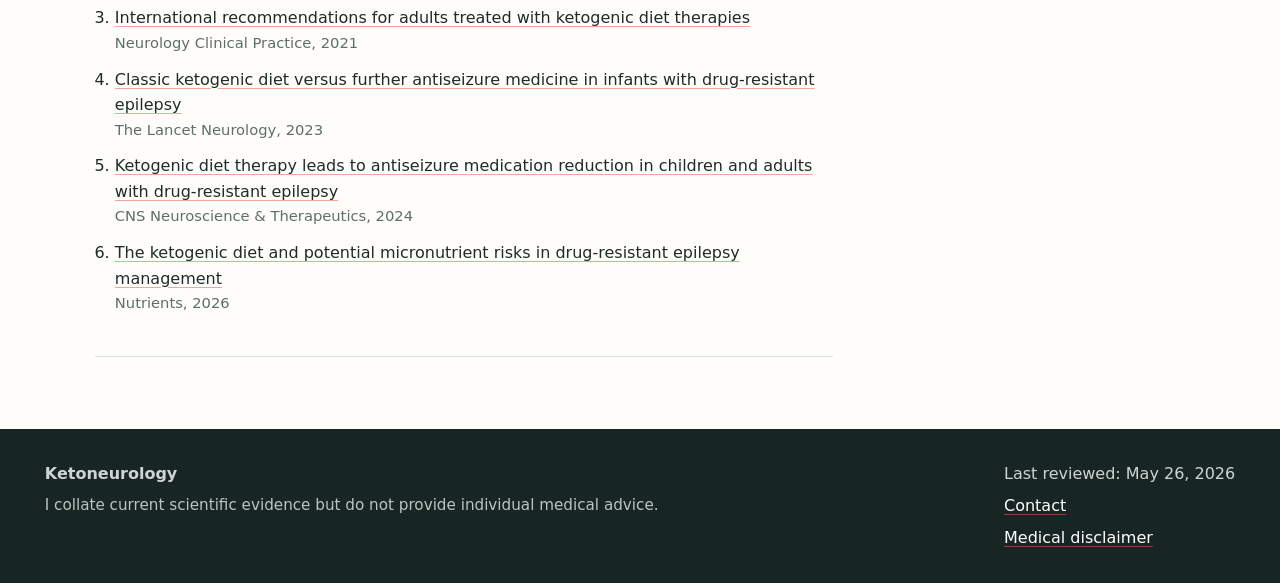
<file: epilepsy/index.html>
<!doctype html>
<html lang="en">
  <head>
    <meta charset="utf-8">
    <meta name="viewport" content="width=device-width, initial-scale=1">
    <title>Epilepsy | Ketoneurology</title>
    <meta name="description" content="The clearest neurological indication for supervised ketogenic dietary therapy. In epilepsy, ketogenic diet therapy is not a wellness trend. It is a structured medical therapy with the strongest evidence in drug-resistant epilepsy, especiall">
    <link rel="canonical" href="https://ketoneurology.com/epilepsy/">
    <link rel="alternate" hreflang="en" href="https://ketoneurology.com/epilepsy/">
    <link rel="alternate" hreflang="x-default" href="https://ketoneurology.com/epilepsy/">
    <meta property="og:title" content="Epilepsy | Ketoneurology">
    <meta property="og:description" content="The clearest neurological indication for supervised ketogenic dietary therapy. In epilepsy, ketogenic diet therapy is not a wellness trend. It is a structured medical therapy with the strongest evidence in drug-resistant epilepsy, especiall">
    <meta property="og:type" content="website">
    <meta property="og:url" content="https://ketoneurology.com/epilepsy/">
    <meta property="og:image" content="https://ketoneurology.com/assets/ketone-neurology-hero.png">
    <link rel="stylesheet" href="../assets/styles.css">
    <script type="application/ld+json">{"@context":"https://schema.org","@type":"MedicalWebPage","name":"Epilepsy","description":"The clearest neurological indication for supervised ketogenic dietary therapy. In epilepsy, ketogenic diet therapy is not a wellness trend. It is a structured medical therapy with the strongest evidence in drug-resistant epilepsy, especially in children and selected adults.","url":"https://ketoneurology.com/epilepsy/","inLanguage":"en","publisher":{"@type":"Organization","name":"Ketoneurology","url":"https://ketoneurology.com"},"medicalAudience":"Clinician, researcher, patient education","about":"Epilepsy"}</script>
  </head>
  <body>
    <a class="skip-link" href="#content">Skip to content</a>
    
    <header class="site-header">
      <a class="brand" href="../index.html" aria-label="Ketoneurology home">
        <span class="brand-mark" aria-hidden="true">K</span>
        <span>
          <strong>Ketoneurology</strong>
          <small>Educational evidence curation. No individual medical advice.</small>
        </span>
      </a>
      <button class="nav-toggle" type="button" data-nav-toggle aria-expanded="false" aria-label="Menu">
        <span aria-hidden="true"></span>
      </button>
      <nav class="main-nav" data-nav data-open="false" aria-label="Primary">
        <details class="condition-menu">
          <summary>Conditions</summary>
          <div class="condition-menu-panel"><a href="index.html">Epilepsy</a><a href="../alzheimers/index.html">Alzheimer&#039;s</a><a href="../multiple-sclerosis/index.html">MS</a><a href="../parkinsons/index.html">Parkinson&#039;s</a><a href="../brain-cancers/index.html">Brain cancers</a><a href="../stroke/index.html">Stroke</a></div>
        </details>
        <a href="../evidence/index.html">Evidence</a>
        <a href="../about/index.html">About</a>
        <a href="../contact/index.html">Contact</a>
        <a href="../disclaimer/index.html">Disclaimer</a>
        <a class="domain-link" href="https://ketoneurologie.ch/de/">Swiss site</a>
        
      </nav>
    </header>
    <main id="content">
      
    <section class="page-hero condition-hero">
      <div>
        <p class="eyebrow">Evidence status</p>
        <h1>Epilepsy</h1>
        <p>In epilepsy, ketogenic diet therapy is not a wellness trend. It is a structured medical therapy with the strongest evidence in drug-resistant epilepsy, especially in children and selected adults.</p>
      </div>
      <aside>
        <span>Evidence review</span>
        <strong>Established in selected drug-resistant epilepsy</strong>
        <small>Last reviewed: May 26, 2026</small>
      </aside>
    </section>
    <section class="condition-layout">
      <article class="condition-content">
        <section class="content-block">
          <h2>Scientific rationale</h2>
          <ul class="evidence-list"><li>Therapeutic ketosis changes brain fuel availability and may influence neurotransmission, mitochondrial function, oxidative stress, inflammation, and seizure thresholds.</li><li>Classical ketogenic, modified Atkins, MCT, and low glycaemic index approaches differ in restrictiveness, tolerability, and monitoring needs.</li></ul>
        </section>
        <section class="content-block">
          <h2>Research snapshot</h2>
          <ul class="evidence-list"><li>Guidelines and systematic reviews support considering ketogenic dietary therapies when appropriate antiseizure medicines have not provided adequate seizure control.</li><li>The evidence base is strongest in paediatric epilepsy syndromes, but adult services increasingly use modified protocols when specialist support is available.</li></ul>
        </section>
        <section class="content-block">
          <h2>Clinical frame</h2>
          <ul class="evidence-list"><li>This belongs in a specialist pathway with dietetic education, medication review, laboratory monitoring, and a plan for side effects.</li><li>Diet should not replace emergency seizure plans or clinician-led changes to antiseizure medication.</li></ul>
        </section>
        <section class="content-block">
          <h2>Open questions</h2>
          <ul class="evidence-list"><li>Which adults benefit most, and how can adherence be made realistic outside highly specialized centres?</li><li>Can biomarkers predict seizure response, tolerability, and longer-term cardiometabolic effects?</li></ul>
        </section>
        <section class="references-block">
          <h2>Selected evidence</h2>
          <ol>
        <li>
          <a href="https://pubmed.ncbi.nlm.nih.gov/32588435/">Ketogenic diets for drug-resistant epilepsy</a>
          <span>Cochrane Database of Systematic Reviews, 2020</span>
        </li>
        <li>
          <a href="https://pubmed.ncbi.nlm.nih.gov/29881797/">Optimal clinical management of children receiving dietary therapies for epilepsy</a>
          <span>Epilepsia Open, 2018</span>
        </li>
        <li>
          <a href="https://pubmed.ncbi.nlm.nih.gov/34840865/">International recommendations for adults treated with ketogenic diet therapies</a>
          <span>Neurology Clinical Practice, 2021</span>
        </li>
        <li>
          <a href="https://pubmed.ncbi.nlm.nih.gov/37977712/">Classic ketogenic diet versus further antiseizure medicine in infants with drug-resistant epilepsy</a>
          <span>The Lancet Neurology, 2023</span>
        </li>
        <li>
          <a href="https://pubmed.ncbi.nlm.nih.gov/39021297/">Ketogenic diet therapy leads to antiseizure medication reduction in children and adults with drug-resistant epilepsy</a>
          <span>CNS Neuroscience &amp; Therapeutics, 2024</span>
        </li>
        <li>
          <a href="https://pubmed.ncbi.nlm.nih.gov/41978131/">The ketogenic diet and potential micronutrient risks in drug-resistant epilepsy management</a>
          <span>Nutrients, 2026</span>
        </li></ol>
        </section>
      </article>
      <aside class="side-panel">
        <div>
          <h2>All condition pages</h2>
          <nav><a href="../alzheimers/index.html">Alzheimer&#039;s</a><a href="../multiple-sclerosis/index.html">MS</a><a href="../parkinsons/index.html">Parkinson&#039;s</a><a href="../brain-cancers/index.html">Brain cancers</a><a href="../stroke/index.html">Stroke</a></nav>
        </div>
        <div>
          <h2>Medical disclaimer</h2>
          <p>I collate current scientific evidence but do not provide individual medical advice.</p>
          <a href="../disclaimer/index.html">Disclaimer</a>
        </div>
      </aside>
    </section>
    </main>
    
    <footer class="site-footer">
      <div>
        <strong>Ketoneurology</strong>
        <p>I collate current scientific evidence but do not provide individual medical advice.</p>
      </div>
      <div>
        <span>Last reviewed: May 26, 2026</span>
        <a href="../contact/index.html">Contact</a>
        <a href="../disclaimer/index.html">Medical disclaimer</a>
      </div>
    </footer>
    <script src="../assets/site.js" defer></script>
    <!-- Cloudflare Web Analytics -->
    <script type="module" src="https://static.cloudflareinsights.com/beacon.min.js" data-cf-beacon='{"token":"18862752d2dc49919b27672a038da9ef"}'></script>
    <!-- End Cloudflare Web Analytics -->
  </body>
</html>
</file>
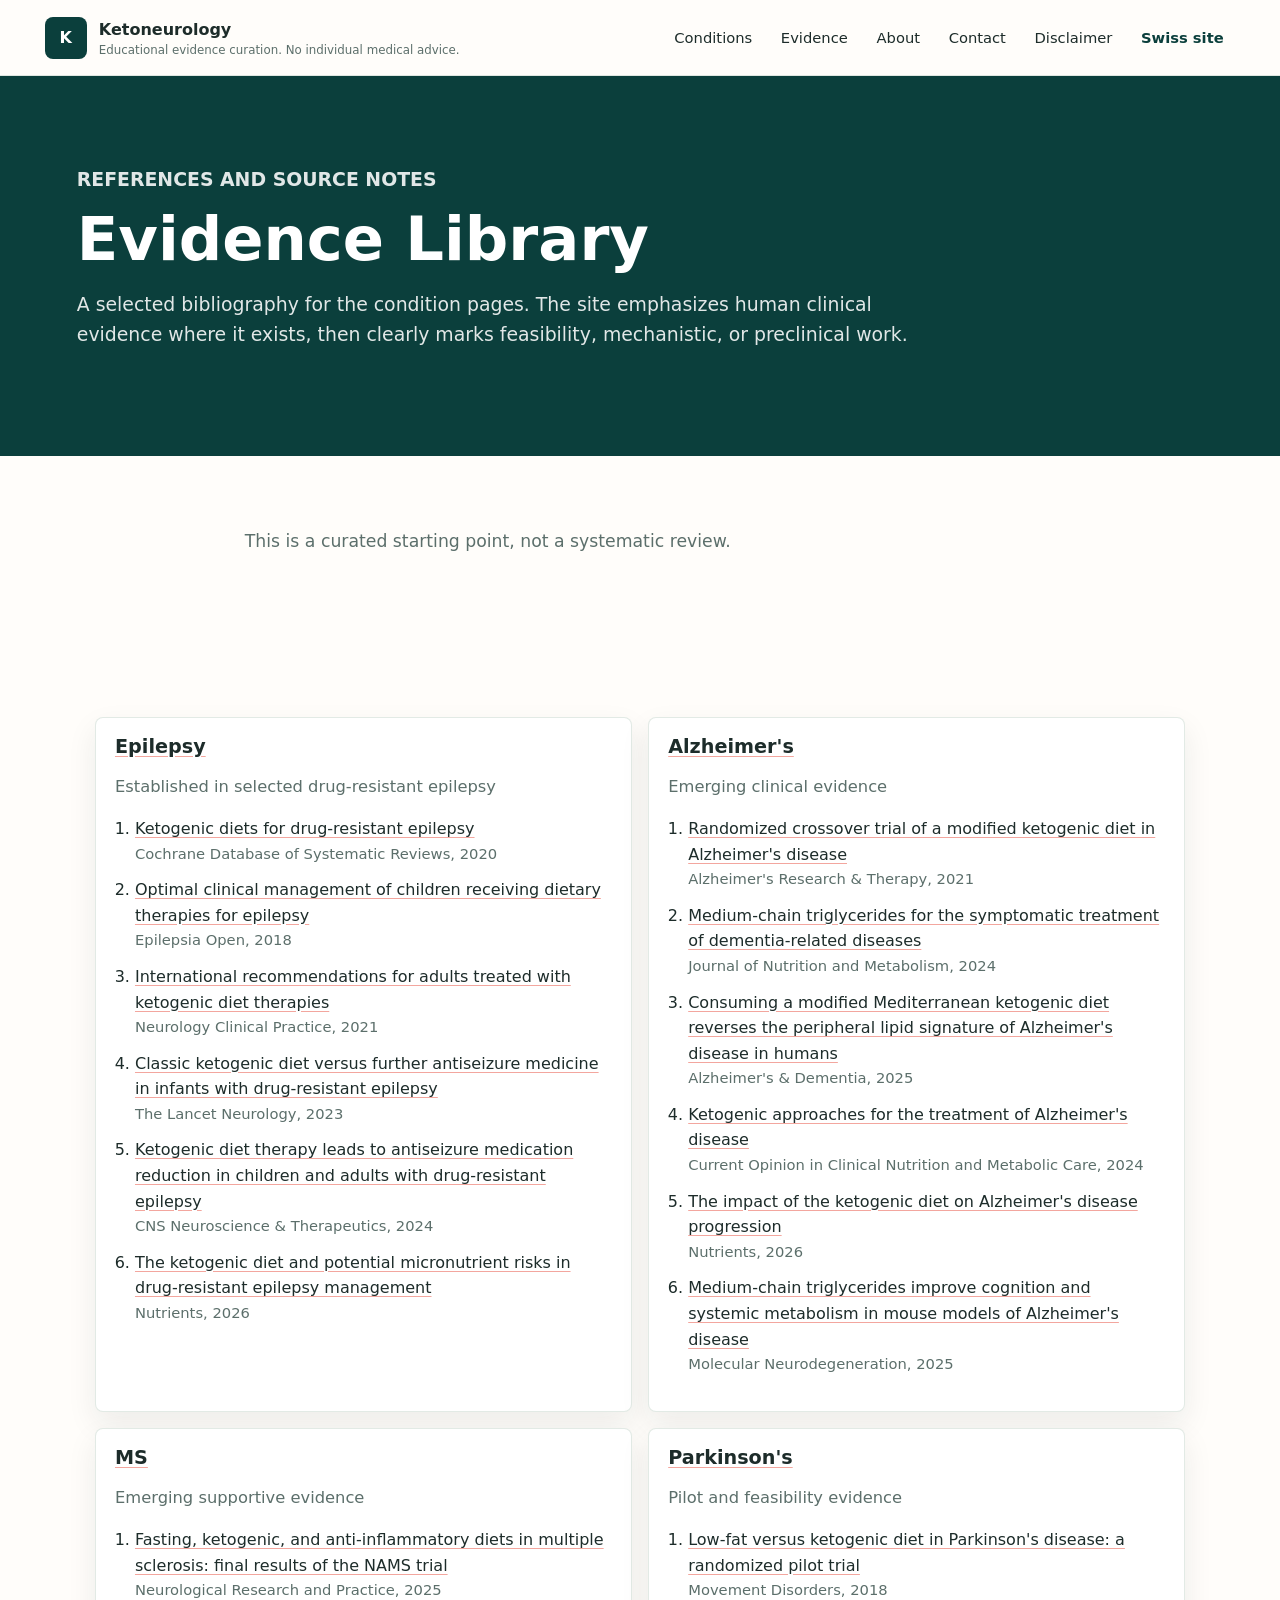
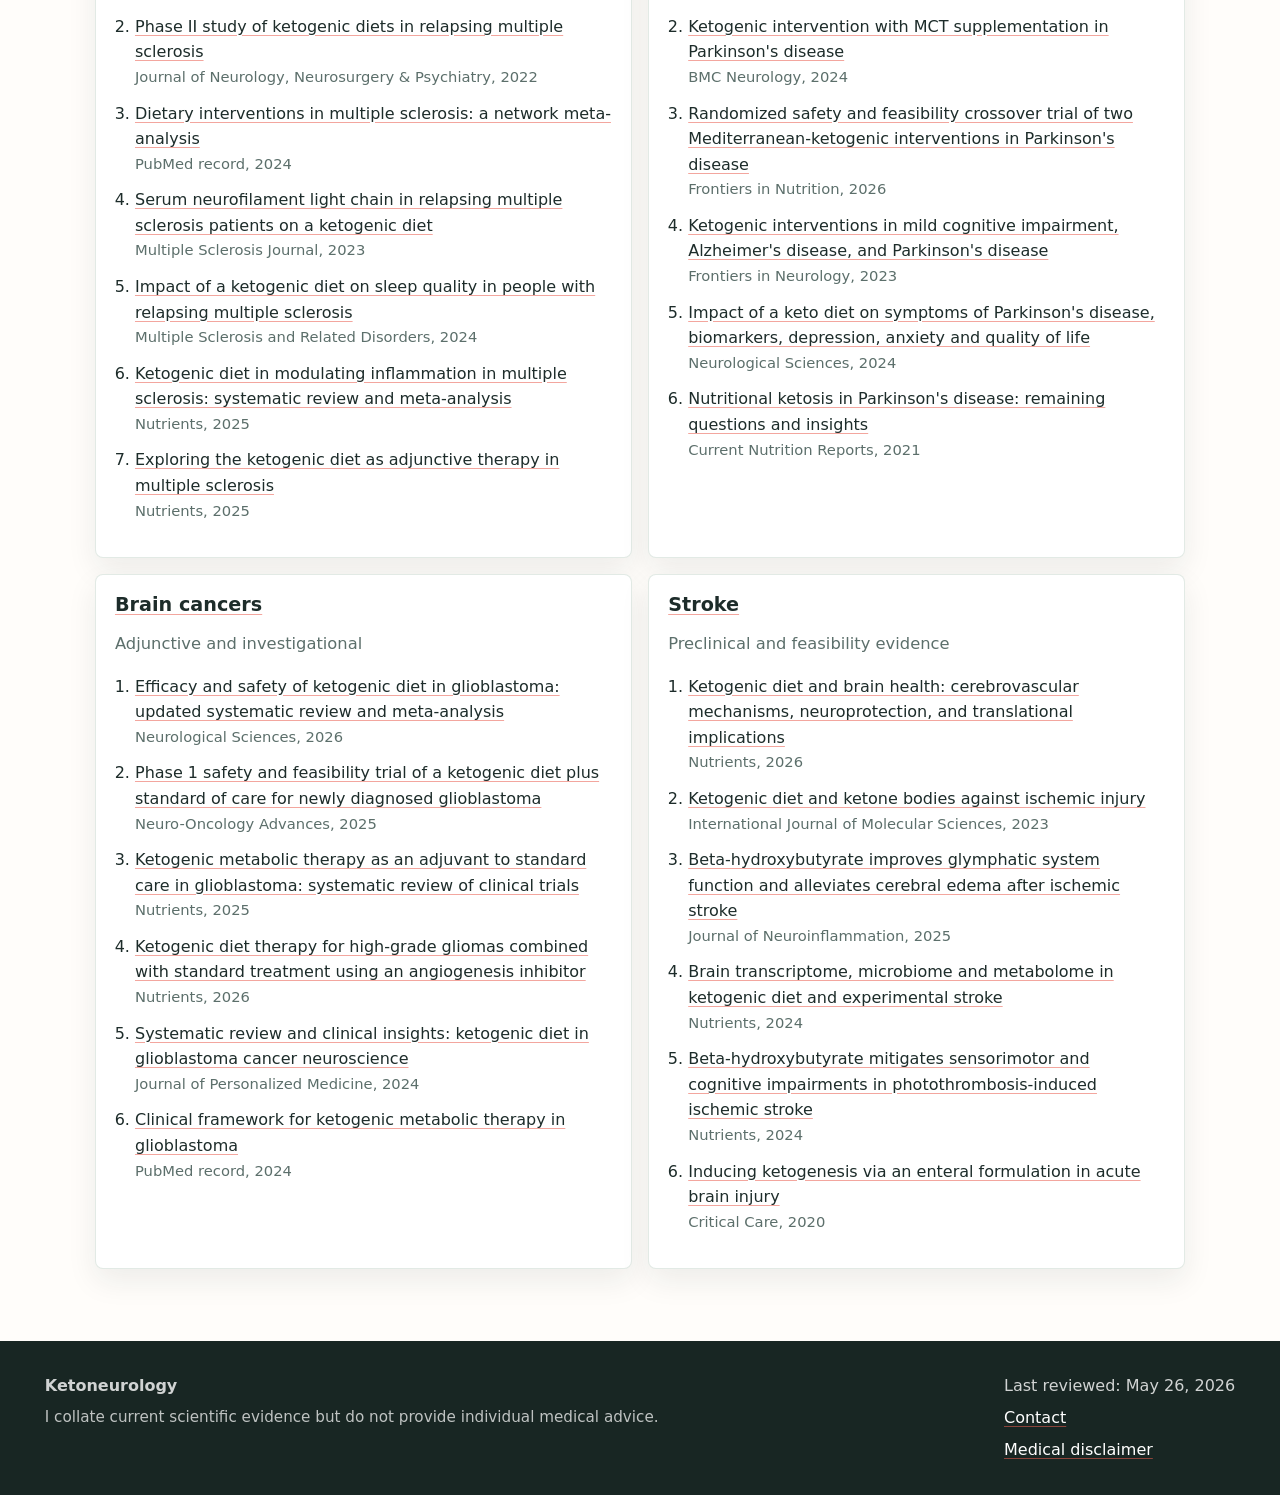
<file: evidence/index.html>
<!doctype html>
<html lang="en">
  <head>
    <meta charset="utf-8">
    <meta name="viewport" content="width=device-width, initial-scale=1">
    <title>Evidence Library | Ketoneurology</title>
    <meta name="description" content="A selected bibliography for the condition pages. The site emphasizes human clinical evidence where it exists, then clearly marks feasibility, mechanistic, or preclinical work.">
    <link rel="canonical" href="https://ketoneurology.com/evidence/">
    <link rel="alternate" hreflang="en" href="https://ketoneurology.com/evidence/">
    <link rel="alternate" hreflang="x-default" href="https://ketoneurology.com/evidence/">
    <meta property="og:title" content="Evidence Library | Ketoneurology">
    <meta property="og:description" content="A selected bibliography for the condition pages. The site emphasizes human clinical evidence where it exists, then clearly marks feasibility, mechanistic, or preclinical work.">
    <meta property="og:type" content="website">
    <meta property="og:url" content="https://ketoneurology.com/evidence/">
    <meta property="og:image" content="https://ketoneurology.com/assets/ketone-neurology-hero.png">
    <link rel="stylesheet" href="../assets/styles.css">
    <script type="application/ld+json">{"@context":"https://schema.org","@type":"WebPage","name":"Evidence Library","description":"A selected bibliography for the condition pages. The site emphasizes human clinical evidence where it exists, then clearly marks feasibility, mechanistic, or preclinical work.","url":"https://ketoneurology.com/evidence/","inLanguage":"en","publisher":{"@type":"Organization","name":"Ketoneurology","url":"https://ketoneurology.com"},"about":"Ketoneurology"}</script>
  </head>
  <body>
    <a class="skip-link" href="#content">Skip to content</a>
    
    <header class="site-header">
      <a class="brand" href="../index.html" aria-label="Ketoneurology home">
        <span class="brand-mark" aria-hidden="true">K</span>
        <span>
          <strong>Ketoneurology</strong>
          <small>Educational evidence curation. No individual medical advice.</small>
        </span>
      </a>
      <button class="nav-toggle" type="button" data-nav-toggle aria-expanded="false" aria-label="Menu">
        <span aria-hidden="true"></span>
      </button>
      <nav class="main-nav" data-nav data-open="false" aria-label="Primary">
        <details class="condition-menu">
          <summary>Conditions</summary>
          <div class="condition-menu-panel"><a href="../epilepsy/index.html">Epilepsy</a><a href="../alzheimers/index.html">Alzheimer&#039;s</a><a href="../multiple-sclerosis/index.html">MS</a><a href="../parkinsons/index.html">Parkinson&#039;s</a><a href="../brain-cancers/index.html">Brain cancers</a><a href="../stroke/index.html">Stroke</a></div>
        </details>
        <a href="index.html">Evidence</a>
        <a href="../about/index.html">About</a>
        <a href="../contact/index.html">Contact</a>
        <a href="../disclaimer/index.html">Disclaimer</a>
        <a class="domain-link" href="https://ketoneurologie.ch/de/">Swiss site</a>
        
      </nav>
    </header>
    <main id="content">
      
    <section class="page-hero">
      <div>
        <p class="eyebrow">References and source notes</p>
        <h1>Evidence Library</h1>
        <p>A selected bibliography for the condition pages. The site emphasizes human clinical evidence where it exists, then clearly marks feasibility, mechanistic, or preclinical work.</p>
      </div>
    </section>
    <section class="text-section">
      <p>This is a curated starting point, not a systematic review.</p>
    </section>
    <section class="references-library">
        <section class="reference-group">
          <h2><a href="../epilepsy/index.html">Epilepsy</a></h2>
          <p>Established in selected drug-resistant epilepsy</p>
          <ol>
        <li>
          <a href="https://pubmed.ncbi.nlm.nih.gov/32588435/">Ketogenic diets for drug-resistant epilepsy</a>
          <span>Cochrane Database of Systematic Reviews, 2020</span>
        </li>
        <li>
          <a href="https://pubmed.ncbi.nlm.nih.gov/29881797/">Optimal clinical management of children receiving dietary therapies for epilepsy</a>
          <span>Epilepsia Open, 2018</span>
        </li>
        <li>
          <a href="https://pubmed.ncbi.nlm.nih.gov/34840865/">International recommendations for adults treated with ketogenic diet therapies</a>
          <span>Neurology Clinical Practice, 2021</span>
        </li>
        <li>
          <a href="https://pubmed.ncbi.nlm.nih.gov/37977712/">Classic ketogenic diet versus further antiseizure medicine in infants with drug-resistant epilepsy</a>
          <span>The Lancet Neurology, 2023</span>
        </li>
        <li>
          <a href="https://pubmed.ncbi.nlm.nih.gov/39021297/">Ketogenic diet therapy leads to antiseizure medication reduction in children and adults with drug-resistant epilepsy</a>
          <span>CNS Neuroscience &amp; Therapeutics, 2024</span>
        </li>
        <li>
          <a href="https://pubmed.ncbi.nlm.nih.gov/41978131/">The ketogenic diet and potential micronutrient risks in drug-resistant epilepsy management</a>
          <span>Nutrients, 2026</span>
        </li></ol>
        </section>
        <section class="reference-group">
          <h2><a href="../alzheimers/index.html">Alzheimer&#039;s</a></h2>
          <p>Emerging clinical evidence</p>
          <ol>
        <li>
          <a href="https://pubmed.ncbi.nlm.nih.gov/33622392/">Randomized crossover trial of a modified ketogenic diet in Alzheimer&#039;s disease</a>
          <span>Alzheimer&#039;s Research &amp; Therapy, 2021</span>
        </li>
        <li>
          <a href="https://pubmed.ncbi.nlm.nih.gov/38715705/">Medium-chain triglycerides for the symptomatic treatment of dementia-related diseases</a>
          <span>Journal of Nutrition and Metabolism, 2024</span>
        </li>
        <li>
          <a href="https://pubmed.ncbi.nlm.nih.gov/39779882/">Consuming a modified Mediterranean ketogenic diet reverses the peripheral lipid signature of Alzheimer&#039;s disease in humans</a>
          <span>Alzheimer&#039;s &amp; Dementia, 2025</span>
        </li>
        <li>
          <a href="https://pubmed.ncbi.nlm.nih.gov/39422952/">Ketogenic approaches for the treatment of Alzheimer&#039;s disease</a>
          <span>Current Opinion in Clinical Nutrition and Metabolic Care, 2024</span>
        </li>
        <li>
          <a href="https://pubmed.ncbi.nlm.nih.gov/41593839/">The impact of the ketogenic diet on Alzheimer&#039;s disease progression</a>
          <span>Nutrients, 2026</span>
        </li>
        <li>
          <a href="https://pubmed.ncbi.nlm.nih.gov/40794774/">Medium-chain triglycerides improve cognition and systemic metabolism in mouse models of Alzheimer&#039;s disease</a>
          <span>Molecular Neurodegeneration, 2025</span>
        </li></ol>
        </section>
        <section class="reference-group">
          <h2><a href="../multiple-sclerosis/index.html">MS</a></h2>
          <p>Emerging supportive evidence</p>
          <ol>
        <li>
          <a href="https://pubmed.ncbi.nlm.nih.gov/40836308/">Fasting, ketogenic, and anti-inflammatory diets in multiple sclerosis: final results of the NAMS trial</a>
          <span>Neurological Research and Practice, 2025</span>
        </li>
        <li>
          <a href="https://pubmed.ncbi.nlm.nih.gov/35418509/">Phase II study of ketogenic diets in relapsing multiple sclerosis</a>
          <span>Journal of Neurology, Neurosurgery &amp; Psychiatry, 2022</span>
        </li>
        <li>
          <a href="https://pubmed.ncbi.nlm.nih.gov/36257717/">Dietary interventions in multiple sclerosis: a network meta-analysis</a>
          <span>PubMed record, 2024</span>
        </li>
        <li>
          <a href="https://pubmed.ncbi.nlm.nih.gov/36996634/">Serum neurofilament light chain in relapsing multiple sclerosis patients on a ketogenic diet</a>
          <span>Multiple Sclerosis Journal, 2023</span>
        </li>
        <li>
          <a href="https://pubmed.ncbi.nlm.nih.gov/39208520/">Impact of a ketogenic diet on sleep quality in people with relapsing multiple sclerosis</a>
          <span>Multiple Sclerosis and Related Disorders, 2024</span>
        </li>
        <li>
          <a href="https://pubmed.ncbi.nlm.nih.gov/41067991/">Ketogenic diet in modulating inflammation in multiple sclerosis: systematic review and meta-analysis</a>
          <span>Nutrients, 2025</span>
        </li>
        <li>
          <a href="https://pubmed.ncbi.nlm.nih.gov/41370101/">Exploring the ketogenic diet as adjunctive therapy in multiple sclerosis</a>
          <span>Nutrients, 2025</span>
        </li></ol>
        </section>
        <section class="reference-group">
          <h2><a href="../parkinsons/index.html">Parkinson&#039;s</a></h2>
          <p>Pilot and feasibility evidence</p>
          <ol>
        <li>
          <a href="https://pubmed.ncbi.nlm.nih.gov/30098269/">Low-fat versus ketogenic diet in Parkinson&#039;s disease: a randomized pilot trial</a>
          <span>Movement Disorders, 2018</span>
        </li>
        <li>
          <a href="https://pubmed.ncbi.nlm.nih.gov/38561682/">Ketogenic intervention with MCT supplementation in Parkinson&#039;s disease</a>
          <span>BMC Neurology, 2024</span>
        </li>
        <li>
          <a href="https://pubmed.ncbi.nlm.nih.gov/41637153/">Randomized safety and feasibility crossover trial of two Mediterranean-ketogenic interventions in Parkinson&#039;s disease</a>
          <span>Frontiers in Nutrition, 2026</span>
        </li>
        <li>
          <a href="https://pubmed.ncbi.nlm.nih.gov/36846143/">Ketogenic interventions in mild cognitive impairment, Alzheimer&#039;s disease, and Parkinson&#039;s disease</a>
          <span>Frontiers in Neurology, 2023</span>
        </li>
        <li>
          <a href="https://pubmed.ncbi.nlm.nih.gov/38869924/">Impact of a keto diet on symptoms of Parkinson&#039;s disease, biomarkers, depression, anxiety and quality of life</a>
          <span>Neurological Sciences, 2024</span>
        </li>
        <li>
          <a href="https://pubmed.ncbi.nlm.nih.gov/34235637/">Nutritional ketosis in Parkinson&#039;s disease: remaining questions and insights</a>
          <span>Current Nutrition Reports, 2021</span>
        </li></ol>
        </section>
        <section class="reference-group">
          <h2><a href="../brain-cancers/index.html">Brain cancers</a></h2>
          <p>Adjunctive and investigational</p>
          <ol>
        <li>
          <a href="https://pubmed.ncbi.nlm.nih.gov/42032215/">Efficacy and safety of ketogenic diet in glioblastoma: updated systematic review and meta-analysis</a>
          <span>Neurological Sciences, 2026</span>
        </li>
        <li>
          <a href="https://pubmed.ncbi.nlm.nih.gov/40595067/">Phase 1 safety and feasibility trial of a ketogenic diet plus standard of care for newly diagnosed glioblastoma</a>
          <span>Neuro-Oncology Advances, 2025</span>
        </li>
        <li>
          <a href="https://pubmed.ncbi.nlm.nih.gov/41379280/">Ketogenic metabolic therapy as an adjuvant to standard care in glioblastoma: systematic review of clinical trials</a>
          <span>Nutrients, 2025</span>
        </li>
        <li>
          <a href="https://pubmed.ncbi.nlm.nih.gov/41727338/">Ketogenic diet therapy for high-grade gliomas combined with standard treatment using an angiogenesis inhibitor</a>
          <span>Nutrients, 2026</span>
        </li>
        <li>
          <a href="https://pubmed.ncbi.nlm.nih.gov/39338183/">Systematic review and clinical insights: ketogenic diet in glioblastoma cancer neuroscience</a>
          <span>Journal of Personalized Medicine, 2024</span>
        </li>
        <li>
          <a href="https://pubmed.ncbi.nlm.nih.gov/39639257/">Clinical framework for ketogenic metabolic therapy in glioblastoma</a>
          <span>PubMed record, 2024</span>
        </li></ol>
        </section>
        <section class="reference-group">
          <h2><a href="../stroke/index.html">Stroke</a></h2>
          <p>Preclinical and feasibility evidence</p>
          <ol>
        <li>
          <a href="https://pubmed.ncbi.nlm.nih.gov/41978141/">Ketogenic diet and brain health: cerebrovascular mechanisms, neuroprotection, and translational implications</a>
          <span>Nutrients, 2026</span>
        </li>
        <li>
          <a href="https://pubmed.ncbi.nlm.nih.gov/36768899/">Ketogenic diet and ketone bodies against ischemic injury</a>
          <span>International Journal of Molecular Sciences, 2023</span>
        </li>
        <li>
          <a href="https://pubmed.ncbi.nlm.nih.gov/41535708/">Beta-hydroxybutyrate improves glymphatic system function and alleviates cerebral edema after ischemic stroke</a>
          <span>Journal of Neuroinflammation, 2025</span>
        </li>
        <li>
          <a href="https://pubmed.ncbi.nlm.nih.gov/39378970/">Brain transcriptome, microbiome and metabolome in ketogenic diet and experimental stroke</a>
          <span>Nutrients, 2024</span>
        </li>
        <li>
          <a href="https://pubmed.ncbi.nlm.nih.gov/38891898/">Beta-hydroxybutyrate mitigates sensorimotor and cognitive impairments in photothrombosis-induced ischemic stroke</a>
          <span>Nutrients, 2024</span>
        </li>
        <li>
          <a href="https://pubmed.ncbi.nlm.nih.gov/32098578/">Inducing ketogenesis via an enteral formulation in acute brain injury</a>
          <span>Critical Care, 2020</span>
        </li></ol>
        </section></section>
    </main>
    
    <footer class="site-footer">
      <div>
        <strong>Ketoneurology</strong>
        <p>I collate current scientific evidence but do not provide individual medical advice.</p>
      </div>
      <div>
        <span>Last reviewed: May 26, 2026</span>
        <a href="../contact/index.html">Contact</a>
        <a href="../disclaimer/index.html">Medical disclaimer</a>
      </div>
    </footer>
    <script src="../assets/site.js" defer></script>
    <!-- Cloudflare Web Analytics -->
    <script type="module" src="https://static.cloudflareinsights.com/beacon.min.js" data-cf-beacon='{"token":"18862752d2dc49919b27672a038da9ef"}'></script>
    <!-- End Cloudflare Web Analytics -->
  </body>
</html>
</file>
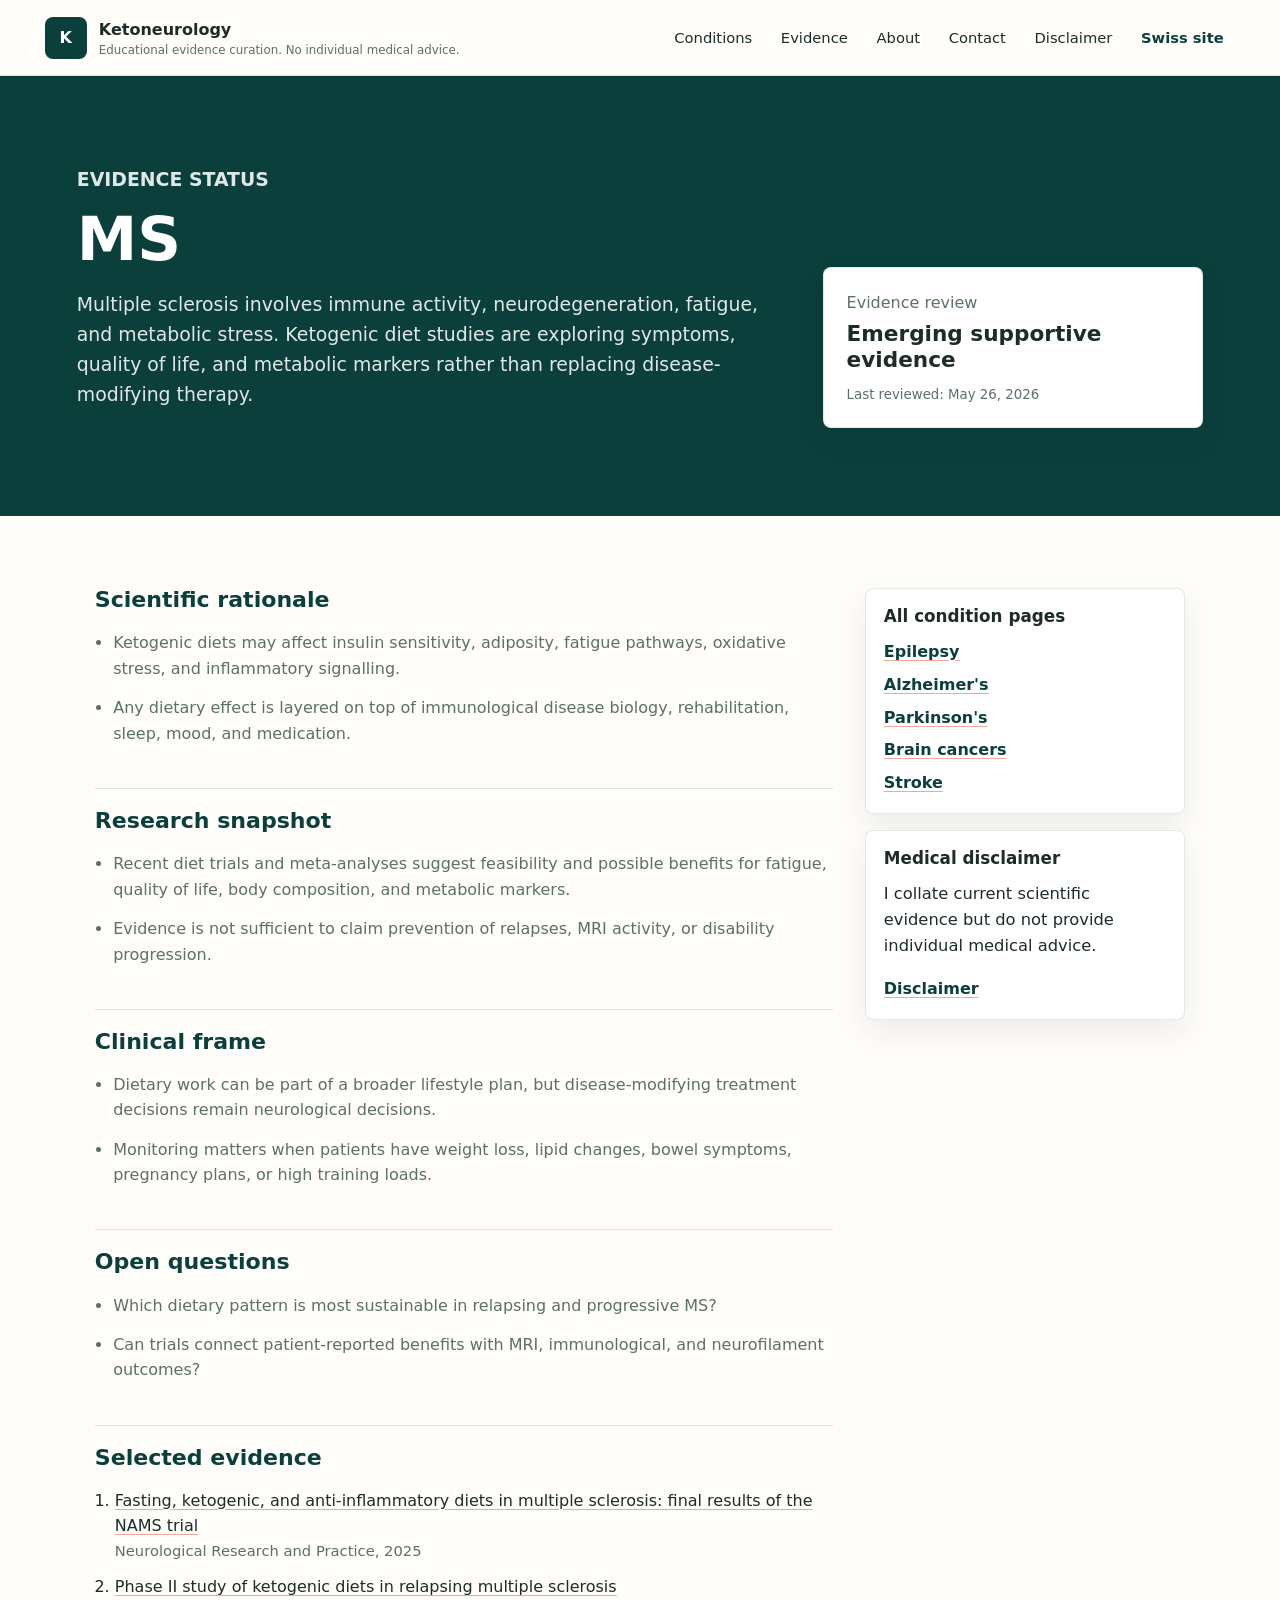
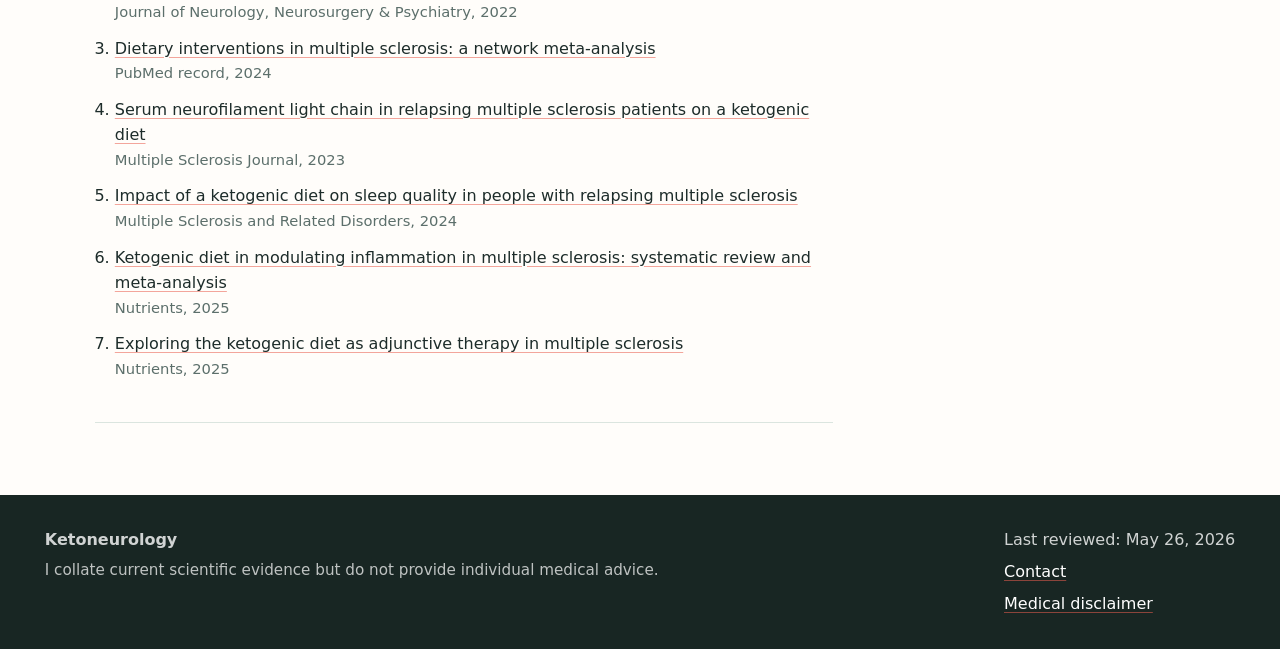
<file: multiple-sclerosis/index.html>
<!doctype html>
<html lang="en">
  <head>
    <meta charset="utf-8">
    <meta name="viewport" content="width=device-width, initial-scale=1">
    <title>MS | Ketoneurology</title>
    <meta name="description" content="Diet research in MS is active, but ketogenic diets are not disease-modifying therapy. Multiple sclerosis involves immune activity, neurodegeneration, fatigue, and metabolic stress. Ketogenic diet studies are exploring symptoms, quality of l">
    <link rel="canonical" href="https://ketoneurology.com/multiple-sclerosis/">
    <link rel="alternate" hreflang="en" href="https://ketoneurology.com/multiple-sclerosis/">
    <link rel="alternate" hreflang="x-default" href="https://ketoneurology.com/multiple-sclerosis/">
    <meta property="og:title" content="MS | Ketoneurology">
    <meta property="og:description" content="Diet research in MS is active, but ketogenic diets are not disease-modifying therapy. Multiple sclerosis involves immune activity, neurodegeneration, fatigue, and metabolic stress. Ketogenic diet studies are exploring symptoms, quality of l">
    <meta property="og:type" content="website">
    <meta property="og:url" content="https://ketoneurology.com/multiple-sclerosis/">
    <meta property="og:image" content="https://ketoneurology.com/assets/ketone-neurology-hero.png">
    <link rel="stylesheet" href="../assets/styles.css">
    <script type="application/ld+json">{"@context":"https://schema.org","@type":"MedicalWebPage","name":"MS","description":"Diet research in MS is active, but ketogenic diets are not disease-modifying therapy. Multiple sclerosis involves immune activity, neurodegeneration, fatigue, and metabolic stress. Ketogenic diet studies are exploring symptoms, quality of life, and metabolic markers rather than replacing disease-modifying therapy.","url":"https://ketoneurology.com/multiple-sclerosis/","inLanguage":"en","publisher":{"@type":"Organization","name":"Ketoneurology","url":"https://ketoneurology.com"},"medicalAudience":"Clinician, researcher, patient education","about":"MS"}</script>
  </head>
  <body>
    <a class="skip-link" href="#content">Skip to content</a>
    
    <header class="site-header">
      <a class="brand" href="../index.html" aria-label="Ketoneurology home">
        <span class="brand-mark" aria-hidden="true">K</span>
        <span>
          <strong>Ketoneurology</strong>
          <small>Educational evidence curation. No individual medical advice.</small>
        </span>
      </a>
      <button class="nav-toggle" type="button" data-nav-toggle aria-expanded="false" aria-label="Menu">
        <span aria-hidden="true"></span>
      </button>
      <nav class="main-nav" data-nav data-open="false" aria-label="Primary">
        <details class="condition-menu">
          <summary>Conditions</summary>
          <div class="condition-menu-panel"><a href="../epilepsy/index.html">Epilepsy</a><a href="../alzheimers/index.html">Alzheimer&#039;s</a><a href="index.html">MS</a><a href="../parkinsons/index.html">Parkinson&#039;s</a><a href="../brain-cancers/index.html">Brain cancers</a><a href="../stroke/index.html">Stroke</a></div>
        </details>
        <a href="../evidence/index.html">Evidence</a>
        <a href="../about/index.html">About</a>
        <a href="../contact/index.html">Contact</a>
        <a href="../disclaimer/index.html">Disclaimer</a>
        <a class="domain-link" href="https://ketoneurologie.ch/de/">Swiss site</a>
        
      </nav>
    </header>
    <main id="content">
      
    <section class="page-hero condition-hero">
      <div>
        <p class="eyebrow">Evidence status</p>
        <h1>MS</h1>
        <p>Multiple sclerosis involves immune activity, neurodegeneration, fatigue, and metabolic stress. Ketogenic diet studies are exploring symptoms, quality of life, and metabolic markers rather than replacing disease-modifying therapy.</p>
      </div>
      <aside>
        <span>Evidence review</span>
        <strong>Emerging supportive evidence</strong>
        <small>Last reviewed: May 26, 2026</small>
      </aside>
    </section>
    <section class="condition-layout">
      <article class="condition-content">
        <section class="content-block">
          <h2>Scientific rationale</h2>
          <ul class="evidence-list"><li>Ketogenic diets may affect insulin sensitivity, adiposity, fatigue pathways, oxidative stress, and inflammatory signalling.</li><li>Any dietary effect is layered on top of immunological disease biology, rehabilitation, sleep, mood, and medication.</li></ul>
        </section>
        <section class="content-block">
          <h2>Research snapshot</h2>
          <ul class="evidence-list"><li>Recent diet trials and meta-analyses suggest feasibility and possible benefits for fatigue, quality of life, body composition, and metabolic markers.</li><li>Evidence is not sufficient to claim prevention of relapses, MRI activity, or disability progression.</li></ul>
        </section>
        <section class="content-block">
          <h2>Clinical frame</h2>
          <ul class="evidence-list"><li>Dietary work can be part of a broader lifestyle plan, but disease-modifying treatment decisions remain neurological decisions.</li><li>Monitoring matters when patients have weight loss, lipid changes, bowel symptoms, pregnancy plans, or high training loads.</li></ul>
        </section>
        <section class="content-block">
          <h2>Open questions</h2>
          <ul class="evidence-list"><li>Which dietary pattern is most sustainable in relapsing and progressive MS?</li><li>Can trials connect patient-reported benefits with MRI, immunological, and neurofilament outcomes?</li></ul>
        </section>
        <section class="references-block">
          <h2>Selected evidence</h2>
          <ol>
        <li>
          <a href="https://pubmed.ncbi.nlm.nih.gov/40836308/">Fasting, ketogenic, and anti-inflammatory diets in multiple sclerosis: final results of the NAMS trial</a>
          <span>Neurological Research and Practice, 2025</span>
        </li>
        <li>
          <a href="https://pubmed.ncbi.nlm.nih.gov/35418509/">Phase II study of ketogenic diets in relapsing multiple sclerosis</a>
          <span>Journal of Neurology, Neurosurgery &amp; Psychiatry, 2022</span>
        </li>
        <li>
          <a href="https://pubmed.ncbi.nlm.nih.gov/36257717/">Dietary interventions in multiple sclerosis: a network meta-analysis</a>
          <span>PubMed record, 2024</span>
        </li>
        <li>
          <a href="https://pubmed.ncbi.nlm.nih.gov/36996634/">Serum neurofilament light chain in relapsing multiple sclerosis patients on a ketogenic diet</a>
          <span>Multiple Sclerosis Journal, 2023</span>
        </li>
        <li>
          <a href="https://pubmed.ncbi.nlm.nih.gov/39208520/">Impact of a ketogenic diet on sleep quality in people with relapsing multiple sclerosis</a>
          <span>Multiple Sclerosis and Related Disorders, 2024</span>
        </li>
        <li>
          <a href="https://pubmed.ncbi.nlm.nih.gov/41067991/">Ketogenic diet in modulating inflammation in multiple sclerosis: systematic review and meta-analysis</a>
          <span>Nutrients, 2025</span>
        </li>
        <li>
          <a href="https://pubmed.ncbi.nlm.nih.gov/41370101/">Exploring the ketogenic diet as adjunctive therapy in multiple sclerosis</a>
          <span>Nutrients, 2025</span>
        </li></ol>
        </section>
      </article>
      <aside class="side-panel">
        <div>
          <h2>All condition pages</h2>
          <nav><a href="../epilepsy/index.html">Epilepsy</a><a href="../alzheimers/index.html">Alzheimer&#039;s</a><a href="../parkinsons/index.html">Parkinson&#039;s</a><a href="../brain-cancers/index.html">Brain cancers</a><a href="../stroke/index.html">Stroke</a></nav>
        </div>
        <div>
          <h2>Medical disclaimer</h2>
          <p>I collate current scientific evidence but do not provide individual medical advice.</p>
          <a href="../disclaimer/index.html">Disclaimer</a>
        </div>
      </aside>
    </section>
    </main>
    
    <footer class="site-footer">
      <div>
        <strong>Ketoneurology</strong>
        <p>I collate current scientific evidence but do not provide individual medical advice.</p>
      </div>
      <div>
        <span>Last reviewed: May 26, 2026</span>
        <a href="../contact/index.html">Contact</a>
        <a href="../disclaimer/index.html">Medical disclaimer</a>
      </div>
    </footer>
    <script src="../assets/site.js" defer></script>
    <!-- Cloudflare Web Analytics -->
    <script type="module" src="https://static.cloudflareinsights.com/beacon.min.js" data-cf-beacon='{"token":"18862752d2dc49919b27672a038da9ef"}'></script>
    <!-- End Cloudflare Web Analytics -->
  </body>
</html>
</file>
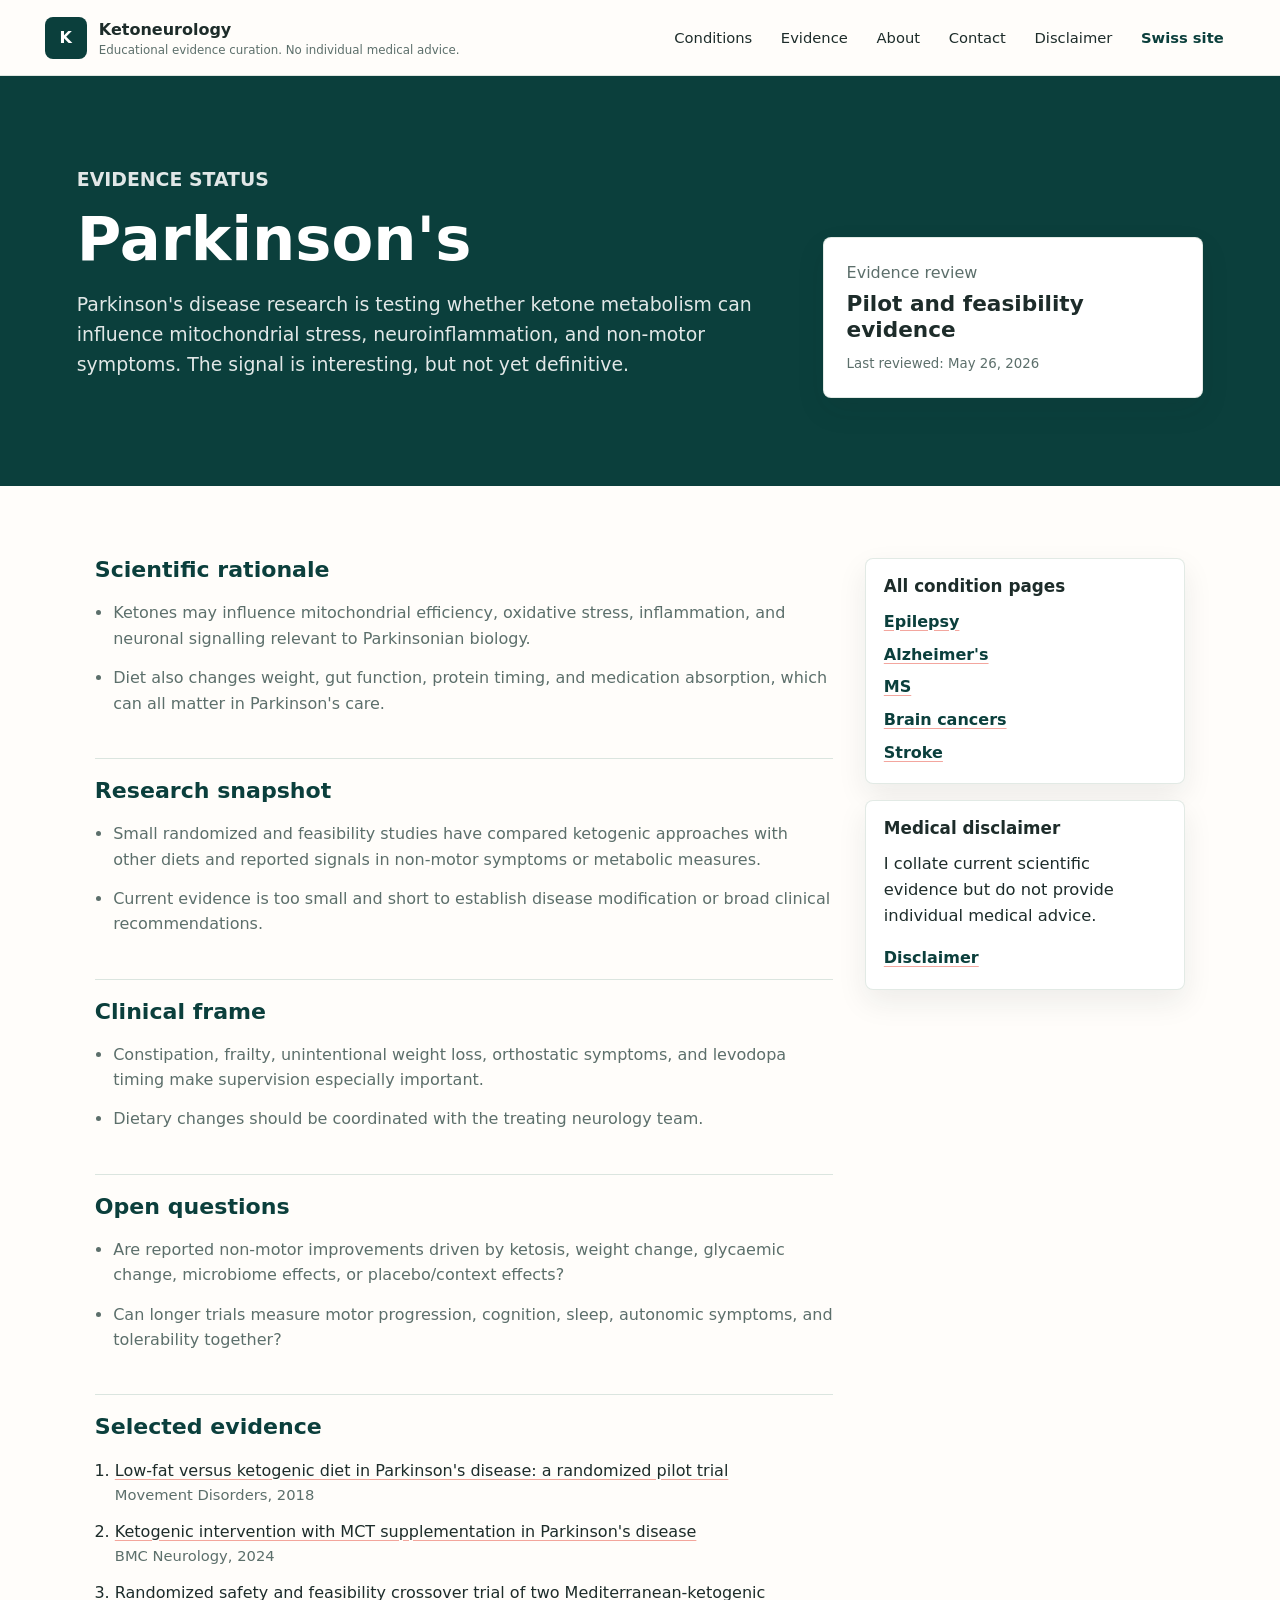
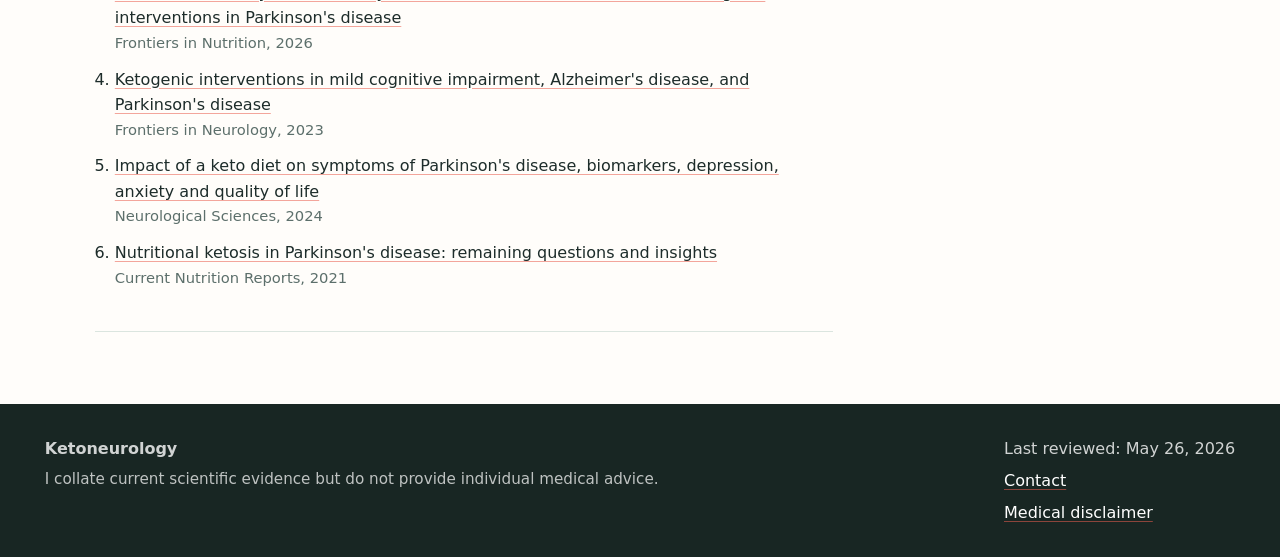
<file: parkinsons/index.html>
<!doctype html>
<html lang="en">
  <head>
    <meta charset="utf-8">
    <meta name="viewport" content="width=device-width, initial-scale=1">
    <title>Parkinson&#039;s | Ketoneurology</title>
    <meta name="description" content="A growing research area focused on energy metabolism and non-motor symptoms. Parkinson&#039;s disease research is testing whether ketone metabolism can influence mitochondrial stress, neuroinflammation, and non-motor symptoms. The signal is inte">
    <link rel="canonical" href="https://ketoneurology.com/parkinsons/">
    <link rel="alternate" hreflang="en" href="https://ketoneurology.com/parkinsons/">
    <link rel="alternate" hreflang="x-default" href="https://ketoneurology.com/parkinsons/">
    <meta property="og:title" content="Parkinson&#039;s | Ketoneurology">
    <meta property="og:description" content="A growing research area focused on energy metabolism and non-motor symptoms. Parkinson&#039;s disease research is testing whether ketone metabolism can influence mitochondrial stress, neuroinflammation, and non-motor symptoms. The signal is inte">
    <meta property="og:type" content="website">
    <meta property="og:url" content="https://ketoneurology.com/parkinsons/">
    <meta property="og:image" content="https://ketoneurology.com/assets/ketone-neurology-hero.png">
    <link rel="stylesheet" href="../assets/styles.css">
    <script type="application/ld+json">{"@context":"https://schema.org","@type":"MedicalWebPage","name":"Parkinson's","description":"A growing research area focused on energy metabolism and non-motor symptoms. Parkinson's disease research is testing whether ketone metabolism can influence mitochondrial stress, neuroinflammation, and non-motor symptoms. The signal is interesting, but not yet definitive.","url":"https://ketoneurology.com/parkinsons/","inLanguage":"en","publisher":{"@type":"Organization","name":"Ketoneurology","url":"https://ketoneurology.com"},"medicalAudience":"Clinician, researcher, patient education","about":"Parkinson's"}</script>
  </head>
  <body>
    <a class="skip-link" href="#content">Skip to content</a>
    
    <header class="site-header">
      <a class="brand" href="../index.html" aria-label="Ketoneurology home">
        <span class="brand-mark" aria-hidden="true">K</span>
        <span>
          <strong>Ketoneurology</strong>
          <small>Educational evidence curation. No individual medical advice.</small>
        </span>
      </a>
      <button class="nav-toggle" type="button" data-nav-toggle aria-expanded="false" aria-label="Menu">
        <span aria-hidden="true"></span>
      </button>
      <nav class="main-nav" data-nav data-open="false" aria-label="Primary">
        <details class="condition-menu">
          <summary>Conditions</summary>
          <div class="condition-menu-panel"><a href="../epilepsy/index.html">Epilepsy</a><a href="../alzheimers/index.html">Alzheimer&#039;s</a><a href="../multiple-sclerosis/index.html">MS</a><a href="index.html">Parkinson&#039;s</a><a href="../brain-cancers/index.html">Brain cancers</a><a href="../stroke/index.html">Stroke</a></div>
        </details>
        <a href="../evidence/index.html">Evidence</a>
        <a href="../about/index.html">About</a>
        <a href="../contact/index.html">Contact</a>
        <a href="../disclaimer/index.html">Disclaimer</a>
        <a class="domain-link" href="https://ketoneurologie.ch/de/">Swiss site</a>
        
      </nav>
    </header>
    <main id="content">
      
    <section class="page-hero condition-hero">
      <div>
        <p class="eyebrow">Evidence status</p>
        <h1>Parkinson&#039;s</h1>
        <p>Parkinson&#039;s disease research is testing whether ketone metabolism can influence mitochondrial stress, neuroinflammation, and non-motor symptoms. The signal is interesting, but not yet definitive.</p>
      </div>
      <aside>
        <span>Evidence review</span>
        <strong>Pilot and feasibility evidence</strong>
        <small>Last reviewed: May 26, 2026</small>
      </aside>
    </section>
    <section class="condition-layout">
      <article class="condition-content">
        <section class="content-block">
          <h2>Scientific rationale</h2>
          <ul class="evidence-list"><li>Ketones may influence mitochondrial efficiency, oxidative stress, inflammation, and neuronal signalling relevant to Parkinsonian biology.</li><li>Diet also changes weight, gut function, protein timing, and medication absorption, which can all matter in Parkinson&#039;s care.</li></ul>
        </section>
        <section class="content-block">
          <h2>Research snapshot</h2>
          <ul class="evidence-list"><li>Small randomized and feasibility studies have compared ketogenic approaches with other diets and reported signals in non-motor symptoms or metabolic measures.</li><li>Current evidence is too small and short to establish disease modification or broad clinical recommendations.</li></ul>
        </section>
        <section class="content-block">
          <h2>Clinical frame</h2>
          <ul class="evidence-list"><li>Constipation, frailty, unintentional weight loss, orthostatic symptoms, and levodopa timing make supervision especially important.</li><li>Dietary changes should be coordinated with the treating neurology team.</li></ul>
        </section>
        <section class="content-block">
          <h2>Open questions</h2>
          <ul class="evidence-list"><li>Are reported non-motor improvements driven by ketosis, weight change, glycaemic change, microbiome effects, or placebo/context effects?</li><li>Can longer trials measure motor progression, cognition, sleep, autonomic symptoms, and tolerability together?</li></ul>
        </section>
        <section class="references-block">
          <h2>Selected evidence</h2>
          <ol>
        <li>
          <a href="https://pubmed.ncbi.nlm.nih.gov/30098269/">Low-fat versus ketogenic diet in Parkinson&#039;s disease: a randomized pilot trial</a>
          <span>Movement Disorders, 2018</span>
        </li>
        <li>
          <a href="https://pubmed.ncbi.nlm.nih.gov/38561682/">Ketogenic intervention with MCT supplementation in Parkinson&#039;s disease</a>
          <span>BMC Neurology, 2024</span>
        </li>
        <li>
          <a href="https://pubmed.ncbi.nlm.nih.gov/41637153/">Randomized safety and feasibility crossover trial of two Mediterranean-ketogenic interventions in Parkinson&#039;s disease</a>
          <span>Frontiers in Nutrition, 2026</span>
        </li>
        <li>
          <a href="https://pubmed.ncbi.nlm.nih.gov/36846143/">Ketogenic interventions in mild cognitive impairment, Alzheimer&#039;s disease, and Parkinson&#039;s disease</a>
          <span>Frontiers in Neurology, 2023</span>
        </li>
        <li>
          <a href="https://pubmed.ncbi.nlm.nih.gov/38869924/">Impact of a keto diet on symptoms of Parkinson&#039;s disease, biomarkers, depression, anxiety and quality of life</a>
          <span>Neurological Sciences, 2024</span>
        </li>
        <li>
          <a href="https://pubmed.ncbi.nlm.nih.gov/34235637/">Nutritional ketosis in Parkinson&#039;s disease: remaining questions and insights</a>
          <span>Current Nutrition Reports, 2021</span>
        </li></ol>
        </section>
      </article>
      <aside class="side-panel">
        <div>
          <h2>All condition pages</h2>
          <nav><a href="../epilepsy/index.html">Epilepsy</a><a href="../alzheimers/index.html">Alzheimer&#039;s</a><a href="../multiple-sclerosis/index.html">MS</a><a href="../brain-cancers/index.html">Brain cancers</a><a href="../stroke/index.html">Stroke</a></nav>
        </div>
        <div>
          <h2>Medical disclaimer</h2>
          <p>I collate current scientific evidence but do not provide individual medical advice.</p>
          <a href="../disclaimer/index.html">Disclaimer</a>
        </div>
      </aside>
    </section>
    </main>
    
    <footer class="site-footer">
      <div>
        <strong>Ketoneurology</strong>
        <p>I collate current scientific evidence but do not provide individual medical advice.</p>
      </div>
      <div>
        <span>Last reviewed: May 26, 2026</span>
        <a href="../contact/index.html">Contact</a>
        <a href="../disclaimer/index.html">Medical disclaimer</a>
      </div>
    </footer>
    <script src="../assets/site.js" defer></script>
    <!-- Cloudflare Web Analytics -->
    <script type="module" src="https://static.cloudflareinsights.com/beacon.min.js" data-cf-beacon='{"token":"18862752d2dc49919b27672a038da9ef"}'></script>
    <!-- End Cloudflare Web Analytics -->
  </body>
</html>
</file>
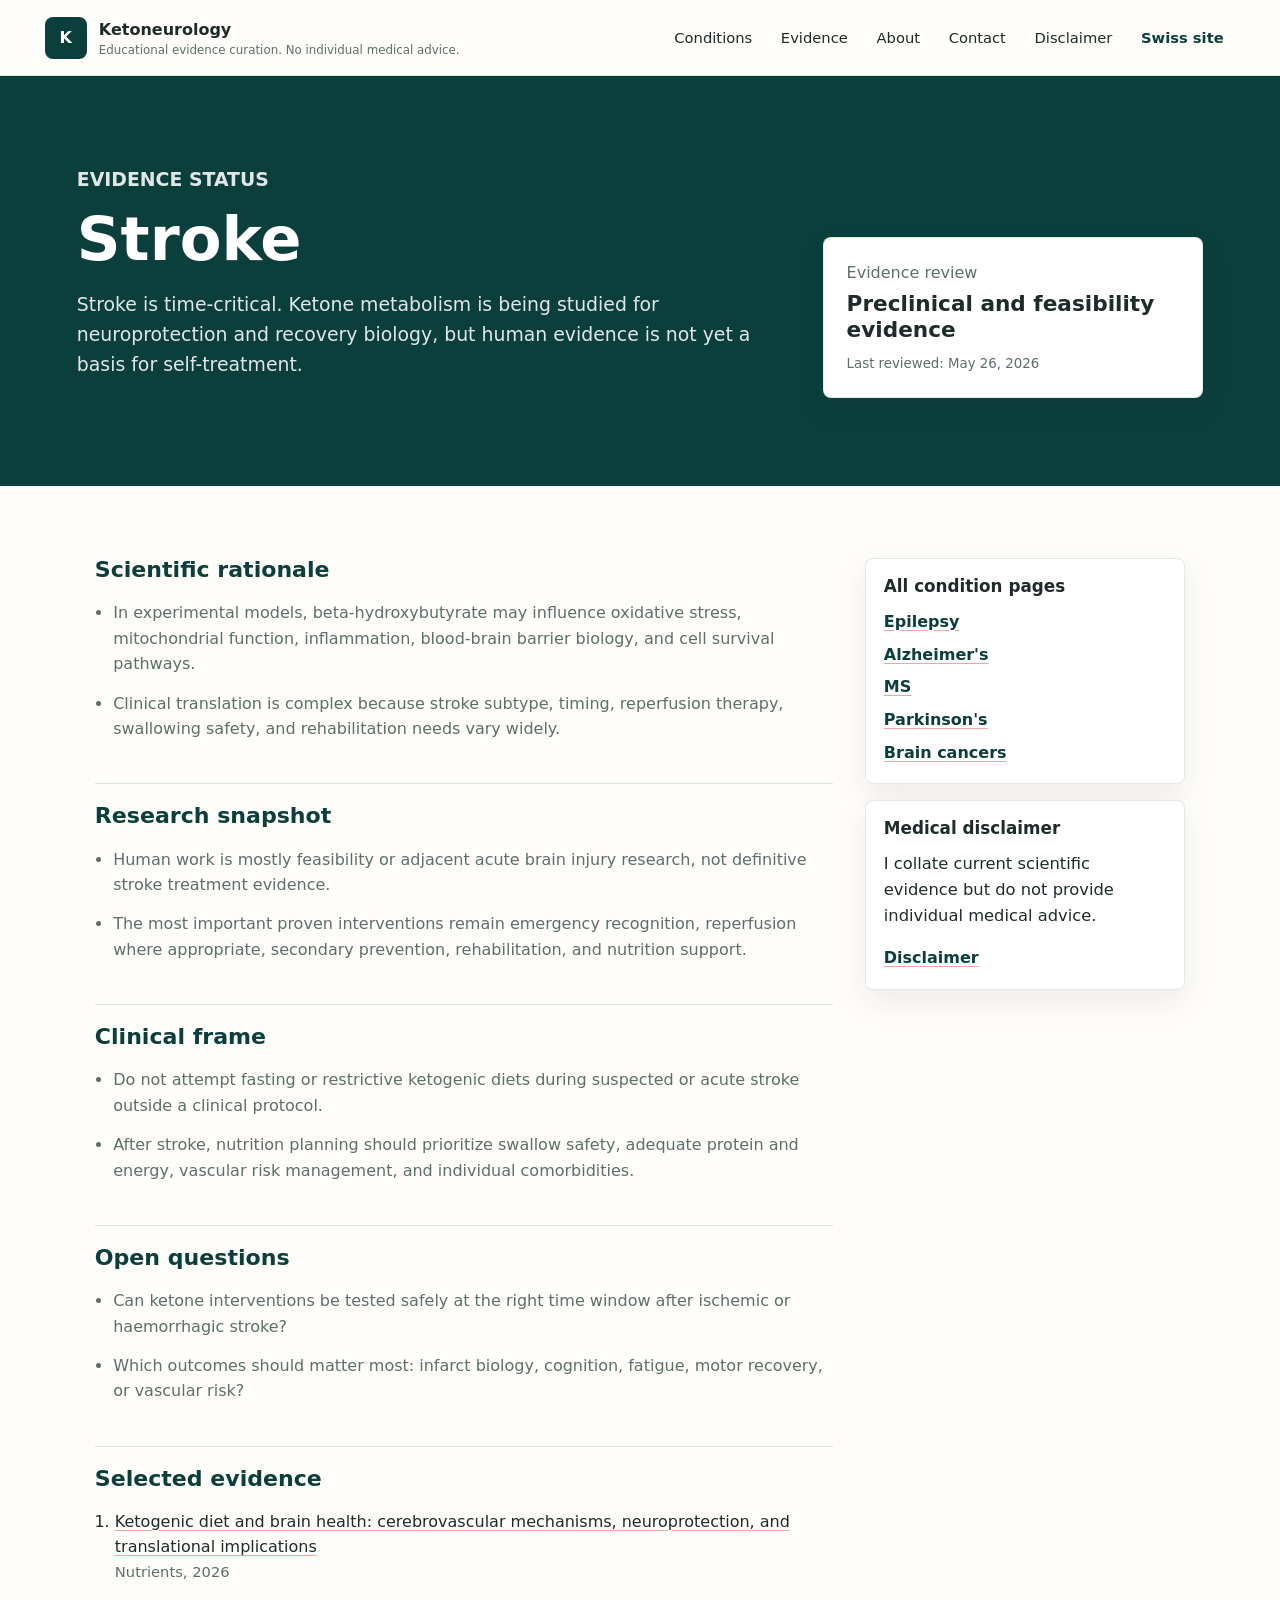
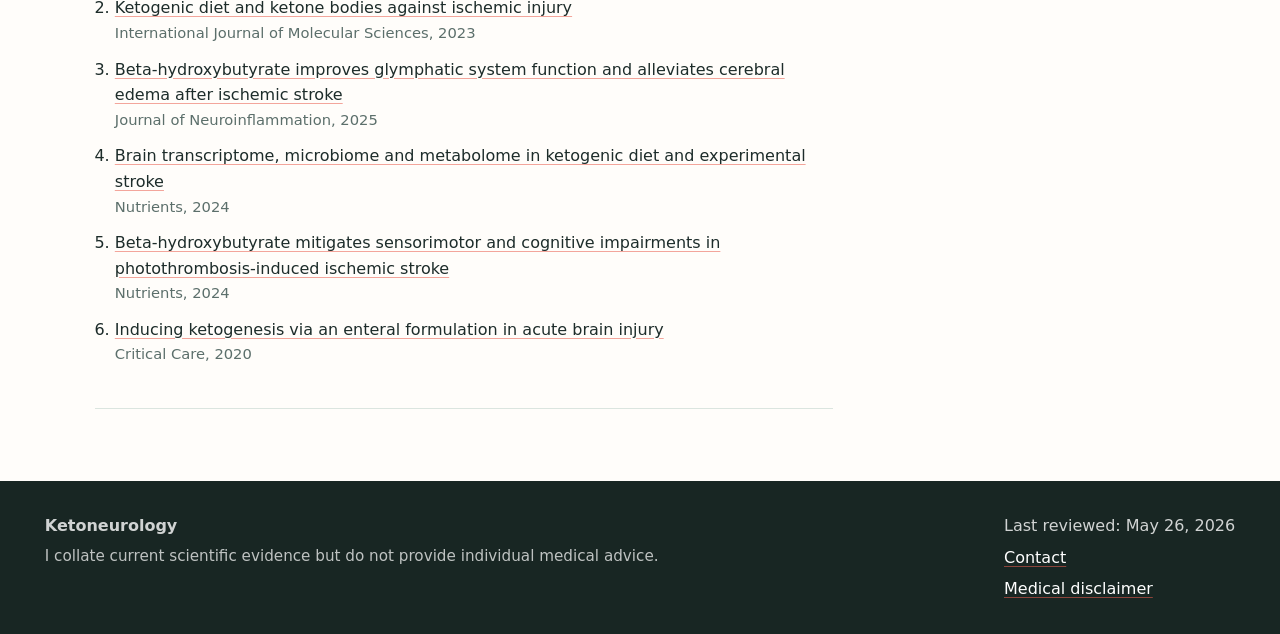
<file: stroke/index.html>
<!doctype html>
<html lang="en">
  <head>
    <meta charset="utf-8">
    <meta name="viewport" content="width=device-width, initial-scale=1">
    <title>Stroke | Ketoneurology</title>
    <meta name="description" content="Ketone biology is promising in models, but stroke care is emergency medicine first. Stroke is time-critical. Ketone metabolism is being studied for neuroprotection and recovery biology, but human evidence is not yet a basis for self-treatme">
    <link rel="canonical" href="https://ketoneurology.com/stroke/">
    <link rel="alternate" hreflang="en" href="https://ketoneurology.com/stroke/">
    <link rel="alternate" hreflang="x-default" href="https://ketoneurology.com/stroke/">
    <meta property="og:title" content="Stroke | Ketoneurology">
    <meta property="og:description" content="Ketone biology is promising in models, but stroke care is emergency medicine first. Stroke is time-critical. Ketone metabolism is being studied for neuroprotection and recovery biology, but human evidence is not yet a basis for self-treatme">
    <meta property="og:type" content="website">
    <meta property="og:url" content="https://ketoneurology.com/stroke/">
    <meta property="og:image" content="https://ketoneurology.com/assets/ketone-neurology-hero.png">
    <link rel="stylesheet" href="../assets/styles.css">
    <script type="application/ld+json">{"@context":"https://schema.org","@type":"MedicalWebPage","name":"Stroke","description":"Ketone biology is promising in models, but stroke care is emergency medicine first. Stroke is time-critical. Ketone metabolism is being studied for neuroprotection and recovery biology, but human evidence is not yet a basis for self-treatment.","url":"https://ketoneurology.com/stroke/","inLanguage":"en","publisher":{"@type":"Organization","name":"Ketoneurology","url":"https://ketoneurology.com"},"medicalAudience":"Clinician, researcher, patient education","about":"Stroke"}</script>
  </head>
  <body>
    <a class="skip-link" href="#content">Skip to content</a>
    
    <header class="site-header">
      <a class="brand" href="../index.html" aria-label="Ketoneurology home">
        <span class="brand-mark" aria-hidden="true">K</span>
        <span>
          <strong>Ketoneurology</strong>
          <small>Educational evidence curation. No individual medical advice.</small>
        </span>
      </a>
      <button class="nav-toggle" type="button" data-nav-toggle aria-expanded="false" aria-label="Menu">
        <span aria-hidden="true"></span>
      </button>
      <nav class="main-nav" data-nav data-open="false" aria-label="Primary">
        <details class="condition-menu">
          <summary>Conditions</summary>
          <div class="condition-menu-panel"><a href="../epilepsy/index.html">Epilepsy</a><a href="../alzheimers/index.html">Alzheimer&#039;s</a><a href="../multiple-sclerosis/index.html">MS</a><a href="../parkinsons/index.html">Parkinson&#039;s</a><a href="../brain-cancers/index.html">Brain cancers</a><a href="index.html">Stroke</a></div>
        </details>
        <a href="../evidence/index.html">Evidence</a>
        <a href="../about/index.html">About</a>
        <a href="../contact/index.html">Contact</a>
        <a href="../disclaimer/index.html">Disclaimer</a>
        <a class="domain-link" href="https://ketoneurologie.ch/de/">Swiss site</a>
        
      </nav>
    </header>
    <main id="content">
      
    <section class="page-hero condition-hero">
      <div>
        <p class="eyebrow">Evidence status</p>
        <h1>Stroke</h1>
        <p>Stroke is time-critical. Ketone metabolism is being studied for neuroprotection and recovery biology, but human evidence is not yet a basis for self-treatment.</p>
      </div>
      <aside>
        <span>Evidence review</span>
        <strong>Preclinical and feasibility evidence</strong>
        <small>Last reviewed: May 26, 2026</small>
      </aside>
    </section>
    <section class="condition-layout">
      <article class="condition-content">
        <section class="content-block">
          <h2>Scientific rationale</h2>
          <ul class="evidence-list"><li>In experimental models, beta-hydroxybutyrate may influence oxidative stress, mitochondrial function, inflammation, blood-brain barrier biology, and cell survival pathways.</li><li>Clinical translation is complex because stroke subtype, timing, reperfusion therapy, swallowing safety, and rehabilitation needs vary widely.</li></ul>
        </section>
        <section class="content-block">
          <h2>Research snapshot</h2>
          <ul class="evidence-list"><li>Human work is mostly feasibility or adjacent acute brain injury research, not definitive stroke treatment evidence.</li><li>The most important proven interventions remain emergency recognition, reperfusion where appropriate, secondary prevention, rehabilitation, and nutrition support.</li></ul>
        </section>
        <section class="content-block">
          <h2>Clinical frame</h2>
          <ul class="evidence-list"><li>Do not attempt fasting or restrictive ketogenic diets during suspected or acute stroke outside a clinical protocol.</li><li>After stroke, nutrition planning should prioritize swallow safety, adequate protein and energy, vascular risk management, and individual comorbidities.</li></ul>
        </section>
        <section class="content-block">
          <h2>Open questions</h2>
          <ul class="evidence-list"><li>Can ketone interventions be tested safely at the right time window after ischemic or haemorrhagic stroke?</li><li>Which outcomes should matter most: infarct biology, cognition, fatigue, motor recovery, or vascular risk?</li></ul>
        </section>
        <section class="references-block">
          <h2>Selected evidence</h2>
          <ol>
        <li>
          <a href="https://pubmed.ncbi.nlm.nih.gov/41978141/">Ketogenic diet and brain health: cerebrovascular mechanisms, neuroprotection, and translational implications</a>
          <span>Nutrients, 2026</span>
        </li>
        <li>
          <a href="https://pubmed.ncbi.nlm.nih.gov/36768899/">Ketogenic diet and ketone bodies against ischemic injury</a>
          <span>International Journal of Molecular Sciences, 2023</span>
        </li>
        <li>
          <a href="https://pubmed.ncbi.nlm.nih.gov/41535708/">Beta-hydroxybutyrate improves glymphatic system function and alleviates cerebral edema after ischemic stroke</a>
          <span>Journal of Neuroinflammation, 2025</span>
        </li>
        <li>
          <a href="https://pubmed.ncbi.nlm.nih.gov/39378970/">Brain transcriptome, microbiome and metabolome in ketogenic diet and experimental stroke</a>
          <span>Nutrients, 2024</span>
        </li>
        <li>
          <a href="https://pubmed.ncbi.nlm.nih.gov/38891898/">Beta-hydroxybutyrate mitigates sensorimotor and cognitive impairments in photothrombosis-induced ischemic stroke</a>
          <span>Nutrients, 2024</span>
        </li>
        <li>
          <a href="https://pubmed.ncbi.nlm.nih.gov/32098578/">Inducing ketogenesis via an enteral formulation in acute brain injury</a>
          <span>Critical Care, 2020</span>
        </li></ol>
        </section>
      </article>
      <aside class="side-panel">
        <div>
          <h2>All condition pages</h2>
          <nav><a href="../epilepsy/index.html">Epilepsy</a><a href="../alzheimers/index.html">Alzheimer&#039;s</a><a href="../multiple-sclerosis/index.html">MS</a><a href="../parkinsons/index.html">Parkinson&#039;s</a><a href="../brain-cancers/index.html">Brain cancers</a></nav>
        </div>
        <div>
          <h2>Medical disclaimer</h2>
          <p>I collate current scientific evidence but do not provide individual medical advice.</p>
          <a href="../disclaimer/index.html">Disclaimer</a>
        </div>
      </aside>
    </section>
    </main>
    
    <footer class="site-footer">
      <div>
        <strong>Ketoneurology</strong>
        <p>I collate current scientific evidence but do not provide individual medical advice.</p>
      </div>
      <div>
        <span>Last reviewed: May 26, 2026</span>
        <a href="../contact/index.html">Contact</a>
        <a href="../disclaimer/index.html">Medical disclaimer</a>
      </div>
    </footer>
    <script src="../assets/site.js" defer></script>
    <!-- Cloudflare Web Analytics -->
    <script type="module" src="https://static.cloudflareinsights.com/beacon.min.js" data-cf-beacon='{"token":"18862752d2dc49919b27672a038da9ef"}'></script>
    <!-- End Cloudflare Web Analytics -->
  </body>
</html>
</file>
<file: assets/styles.css>
:root {
  color-scheme: light;
  --ink: #1d2c2a;
  --muted: #5c6f6b;
  --teal: #0b3f3c;
  --teal-2: #16665e;
  --coral: #e95d4f;
  --gold: #c8912e;
  --mist: #eef6f2;
  --paper: #fffdfa;
  --line: #dbe5df;
  --shadow: 0 18px 50px rgba(21, 43, 40, 0.12);
  font-family: Inter, ui-sans-serif, system-ui, -apple-system, BlinkMacSystemFont, "Segoe UI", sans-serif;
}

* {
  box-sizing: border-box;
}

html {
  scroll-behavior: smooth;
}

body {
  margin: 0;
  color: var(--ink);
  background: var(--paper);
  line-height: 1.6;
}

img {
  max-width: 100%;
  display: block;
}

a {
  color: inherit;
  text-decoration-color: rgba(233, 93, 79, 0.55);
  text-underline-offset: 0.18em;
}

a:hover {
  color: var(--teal-2);
}

h1,
h2,
h3,
p {
  margin-top: 0;
}

h1,
h2,
h3 {
  line-height: 1.08;
  letter-spacing: 0;
}

h1 {
  font-size: 3.8rem;
  max-width: 16ch;
}

h2 {
  font-size: 2.1rem;
}

h3 {
  font-size: 1.28rem;
}

p {
  font-size: 1.02rem;
}

.skip-link {
  position: fixed;
  left: 1rem;
  top: 1rem;
  z-index: 10;
  transform: translateY(-140%);
  background: var(--paper);
  border: 1px solid var(--teal);
  border-radius: 8px;
  padding: 0.6rem 0.8rem;
}

.skip-link:focus {
  transform: translateY(0);
}

.site-header {
  position: sticky;
  top: 0;
  z-index: 5;
  display: flex;
  align-items: center;
  justify-content: space-between;
  gap: 1.5rem;
  min-height: 76px;
  padding: 0.75rem 3.5vw;
  background: rgba(255, 253, 250, 0.93);
  border-bottom: 1px solid rgba(219, 229, 223, 0.88);
  backdrop-filter: blur(16px);
}

.brand {
  display: inline-flex;
  align-items: center;
  gap: 0.75rem;
  min-width: 0;
  text-decoration: none;
}

.brand-mark {
  display: grid;
  place-items: center;
  width: 42px;
  height: 42px;
  flex: 0 0 42px;
  border-radius: 8px;
  color: white;
  background: var(--teal);
  font-weight: 800;
}

.brand strong,
.brand small {
  display: block;
  overflow-wrap: anywhere;
}

.brand strong {
  font-size: 1rem;
}

.brand small {
  color: var(--muted);
  font-size: 0.74rem;
  line-height: 1.25;
}

.main-nav {
  display: flex;
  align-items: center;
  justify-content: flex-end;
  gap: 0.35rem;
  font-size: 0.92rem;
}

.main-nav > a,
.condition-menu > summary,
.language-links a {
  border-radius: 8px;
  padding: 0.58rem 0.72rem;
  text-decoration: none;
  white-space: nowrap;
}

.main-nav > a:hover,
.condition-menu > summary:hover,
.language-links a:hover {
  background: var(--mist);
}

.condition-menu {
  position: relative;
}

.condition-menu summary {
  cursor: pointer;
  list-style: none;
}

.condition-menu summary::-webkit-details-marker {
  display: none;
}

.condition-menu-panel {
  position: absolute;
  top: calc(100% + 0.5rem);
  right: 0;
  width: 260px;
  display: grid;
  gap: 0.2rem;
  padding: 0.5rem;
  background: var(--paper);
  border: 1px solid var(--line);
  border-radius: 8px;
  box-shadow: var(--shadow);
}

.condition-menu-panel a {
  border-radius: 8px;
  padding: 0.65rem 0.7rem;
  text-decoration: none;
}

.condition-menu-panel a:hover {
  background: var(--mist);
}

.domain-link {
  color: var(--teal);
  font-weight: 700;
}

.language-links {
  display: flex;
  align-items: center;
  gap: 0.15rem;
  padding-left: 0.3rem;
  border-left: 1px solid var(--line);
}

.language-links a {
  color: var(--muted);
  font-size: 0.84rem;
}

.language-links a[aria-current="true"] {
  color: white;
  background: var(--teal);
}

.nav-toggle {
  display: none;
  width: 42px;
  height: 42px;
  border: 1px solid var(--line);
  border-radius: 8px;
  background: var(--paper);
}

.nav-toggle span,
.nav-toggle span::before,
.nav-toggle span::after {
  display: block;
  width: 18px;
  height: 2px;
  margin: 0 auto;
  background: var(--ink);
  content: "";
}

.nav-toggle span::before {
  transform: translateY(-6px);
}

.nav-toggle span::after {
  transform: translateY(4px);
}

.hero {
  position: relative;
  min-height: 58svh;
  display: flex;
  align-items: center;
  padding: 4.8rem 6vw;
  color: white;
  background-image: var(--hero-image);
  background-size: cover;
  background-position: center;
  overflow: hidden;
}

.hero::before {
  position: absolute;
  inset: 0;
  background: rgba(4, 29, 28, 0.5);
  content: "";
}

.hero-content {
  position: relative;
  max-width: 720px;
  text-shadow: 0 2px 18px rgba(0, 0, 0, 0.35);
}

.hero h1 {
  margin-bottom: 1.1rem;
}

.hero p {
  max-width: 690px;
  font-size: 1.15rem;
}

.eyebrow {
  margin-bottom: 0.8rem;
  color: var(--coral);
  font-weight: 800;
  text-transform: uppercase;
  font-size: 0.78rem;
}

.hero .eyebrow {
  color: #ffd082;
}

.hero-actions {
  display: flex;
  flex-wrap: wrap;
  gap: 0.8rem;
  margin-top: 1.55rem;
}

.button {
  display: inline-flex;
  align-items: center;
  justify-content: center;
  min-height: 44px;
  border-radius: 8px;
  padding: 0.78rem 1rem;
  font-weight: 800;
  text-decoration: none;
  overflow-wrap: anywhere;
}

.button.primary {
  color: white;
  background: var(--coral);
}

.button.secondary {
  color: white;
  border: 1px solid rgba(255, 255, 255, 0.72);
}

.button.tertiary {
  color: white;
  background: var(--teal);
}

.intro-section,
.about-band,
.notice-band,
.text-section,
.condition-grid-section,
.condition-layout,
.references-library,
.language-selector {
  max-width: 1180px;
  margin: 0 auto;
  padding: 4.5rem 3.5vw;
}

.intro-section,
.about-band {
  display: grid;
  grid-template-columns: minmax(240px, 0.7fr) minmax(280px, 1.3fr);
  gap: 3rem;
}

.intro-section {
  border-bottom: 1px solid var(--line);
  padding-top: 2.75rem;
}

.intro-section p,
.about-band p,
.text-section p {
  color: var(--muted);
  font-size: 1.08rem;
}

.section-heading {
  display: flex;
  align-items: end;
  justify-content: space-between;
  gap: 2rem;
  margin-bottom: 1.5rem;
}

.condition-grid {
  display: grid;
  grid-template-columns: repeat(3, minmax(0, 1fr));
  gap: 1rem;
}

.condition-card {
  display: flex;
  flex-direction: column;
  min-height: 250px;
  padding: 1.25rem;
  border: 1px solid var(--line);
  border-radius: 8px;
  background: white;
  box-shadow: 0 10px 30px rgba(21, 43, 40, 0.06);
}

.condition-card span {
  color: var(--teal-2);
  font-weight: 800;
  font-size: 0.82rem;
}

.condition-card h3 {
  margin: 0.85rem 0 0.65rem;
}

.condition-card p {
  color: var(--muted);
}

.condition-card a {
  margin-top: auto;
  color: var(--coral);
  font-weight: 800;
}

.about-band {
  background: var(--mist);
  max-width: none;
  padding-left: max(3.5vw, calc((100vw - 1180px) / 2 + 3.5vw));
  padding-right: max(3.5vw, calc((100vw - 1180px) / 2 + 3.5vw));
}

.notice-band {
  display: grid;
  grid-template-columns: minmax(280px, 1fr) auto;
  gap: 2rem;
  align-items: center;
  margin-bottom: 4rem;
  color: white;
  background: var(--teal);
  border-radius: 8px;
}

.notice-band p {
  color: rgba(255, 255, 255, 0.88);
}

.notice-band h2 {
  max-width: 820px;
}

.page-hero {
  padding: 5.5rem 6vw;
  color: white;
  background: var(--teal);
}

.page-hero > div {
  max-width: 900px;
}

.page-hero h1 {
  max-width: 16ch;
  margin-bottom: 1rem;
}

.page-hero p {
  max-width: 850px;
  font-size: 1.18rem;
  color: rgba(255, 255, 255, 0.88);
}

.condition-hero {
  display: grid;
  grid-template-columns: minmax(280px, 1fr) minmax(260px, 380px);
  gap: 3rem;
  align-items: end;
}

.condition-hero aside,
.side-panel > div,
.reference-group {
  border: 1px solid rgba(219, 229, 223, 0.8);
  border-radius: 8px;
  background: white;
  box-shadow: 0 12px 30px rgba(21, 43, 40, 0.08);
}

.condition-hero aside {
  padding: 1.4rem;
  color: var(--ink);
}

.condition-hero aside span,
.condition-hero aside small {
  display: block;
  color: var(--muted);
}

.condition-hero aside strong {
  display: block;
  margin: 0.35rem 0 0.7rem;
  font-size: 1.35rem;
  line-height: 1.18;
}

.condition-layout {
  display: grid;
  grid-template-columns: minmax(0, 1fr) 320px;
  gap: 2rem;
  align-items: start;
}

.condition-content {
  display: grid;
  gap: 1.25rem;
}

.content-block,
.references-block {
  padding-bottom: 1.6rem;
  border-bottom: 1px solid var(--line);
}

.content-block h2,
.references-block h2 {
  font-size: 1.38rem;
  color: var(--teal);
}

.evidence-list {
  display: grid;
  gap: 0.85rem;
  padding-left: 1.15rem;
  color: var(--muted);
}

.references-block ol,
.reference-group ol {
  display: grid;
  gap: 0.75rem;
  padding-left: 1.25rem;
}

.references-block li span,
.reference-group li span {
  display: block;
  color: var(--muted);
  font-size: 0.92rem;
}

.side-panel {
  position: sticky;
  top: 96px;
  display: grid;
  gap: 1rem;
}

.side-panel > div {
  padding: 1.1rem;
}

.side-panel h2 {
  font-size: 1.05rem;
}

.side-panel nav {
  display: grid;
  gap: 0.45rem;
}

.side-panel nav a,
.side-panel div > a {
  color: var(--teal);
  font-weight: 800;
}

.text-section {
  max-width: 880px;
}

.references-library {
  display: grid;
  grid-template-columns: repeat(2, minmax(0, 1fr));
  gap: 1rem;
}

.reference-group {
  padding: 1.2rem;
}

.reference-group h2 {
  font-size: 1.2rem;
}

.reference-group p {
  color: var(--muted);
}

.language-selector {
  display: grid;
  grid-template-columns: repeat(3, minmax(0, 1fr));
  gap: 1rem;
}

.language-card {
  display: grid;
  gap: 0.55rem;
  min-height: 210px;
  padding: 1.25rem;
  border: 1px solid var(--line);
  border-radius: 8px;
  background: white;
  text-decoration: none;
}

.language-card span {
  color: var(--coral);
  font-weight: 800;
}

.language-card strong {
  font-size: 1.2rem;
  line-height: 1.18;
}

.language-card small {
  color: var(--muted);
}

.site-footer {
  display: flex;
  align-items: start;
  justify-content: space-between;
  gap: 2rem;
  padding: 2rem 3.5vw;
  color: rgba(255, 255, 255, 0.8);
  background: #182623;
}

.site-footer p {
  max-width: 720px;
  margin: 0.35rem 0 0;
  color: rgba(255, 255, 255, 0.72);
  font-size: 0.95rem;
}

.site-footer a {
  color: white;
}

.site-footer > div:last-child {
  display: grid;
  gap: 0.4rem;
  min-width: 180px;
}

@media (max-width: 1060px) {
  h1 {
    font-size: 3.35rem;
  }

  .nav-toggle {
    display: inline-grid;
    place-items: center;
    flex: 0 0 auto;
  }

  .main-nav {
    position: absolute;
    top: 100%;
    left: 0;
    right: 0;
    display: none;
    align-items: stretch;
    padding: 0.75rem 3.5vw 1rem;
    background: var(--paper);
    border-bottom: 1px solid var(--line);
  }

  .main-nav[data-open="true"] {
    display: grid;
  }

  .main-nav > a,
  .condition-menu > summary,
  .language-links a {
    white-space: normal;
  }

  .condition-menu-panel {
    position: static;
    width: 100%;
    margin-top: 0.35rem;
    box-shadow: none;
  }

  .language-links {
    flex-wrap: wrap;
    padding-left: 0;
    border-left: 0;
  }

  .condition-grid {
    grid-template-columns: repeat(2, minmax(0, 1fr));
  }

  .condition-layout {
    grid-template-columns: 1fr;
  }

  .side-panel {
    position: static;
    grid-template-columns: repeat(2, minmax(0, 1fr));
  }
}

@media (max-width: 760px) {
  h1 {
    font-size: 2.45rem;
    max-width: 14ch;
  }

  h2 {
    font-size: 1.72rem;
  }

  .site-header {
    gap: 0.75rem;
  }

  .brand small {
    display: none;
  }

  .hero {
    min-height: 70svh;
    padding: 4.5rem 5vw;
    background-position: 58% center;
  }

  .hero p,
  .page-hero p {
    font-size: 1.03rem;
  }

  .hero-actions {
    align-items: stretch;
  }

  .button {
    width: 100%;
  }

  .intro-section,
  .about-band,
  .notice-band,
  .text-section,
  .condition-grid-section,
  .condition-layout,
  .references-library,
  .language-selector {
    padding: 3rem 5vw;
  }

  .intro-section,
  .about-band,
  .notice-band,
  .condition-hero {
    grid-template-columns: 1fr;
  }

  .condition-grid,
  .references-library,
  .language-selector,
  .side-panel {
    grid-template-columns: 1fr;
  }

  .condition-card,
  .language-card {
    min-height: auto;
  }

  .page-hero {
    padding: 4rem 5vw;
  }

  .site-footer {
    display: grid;
  }
}
</file>
